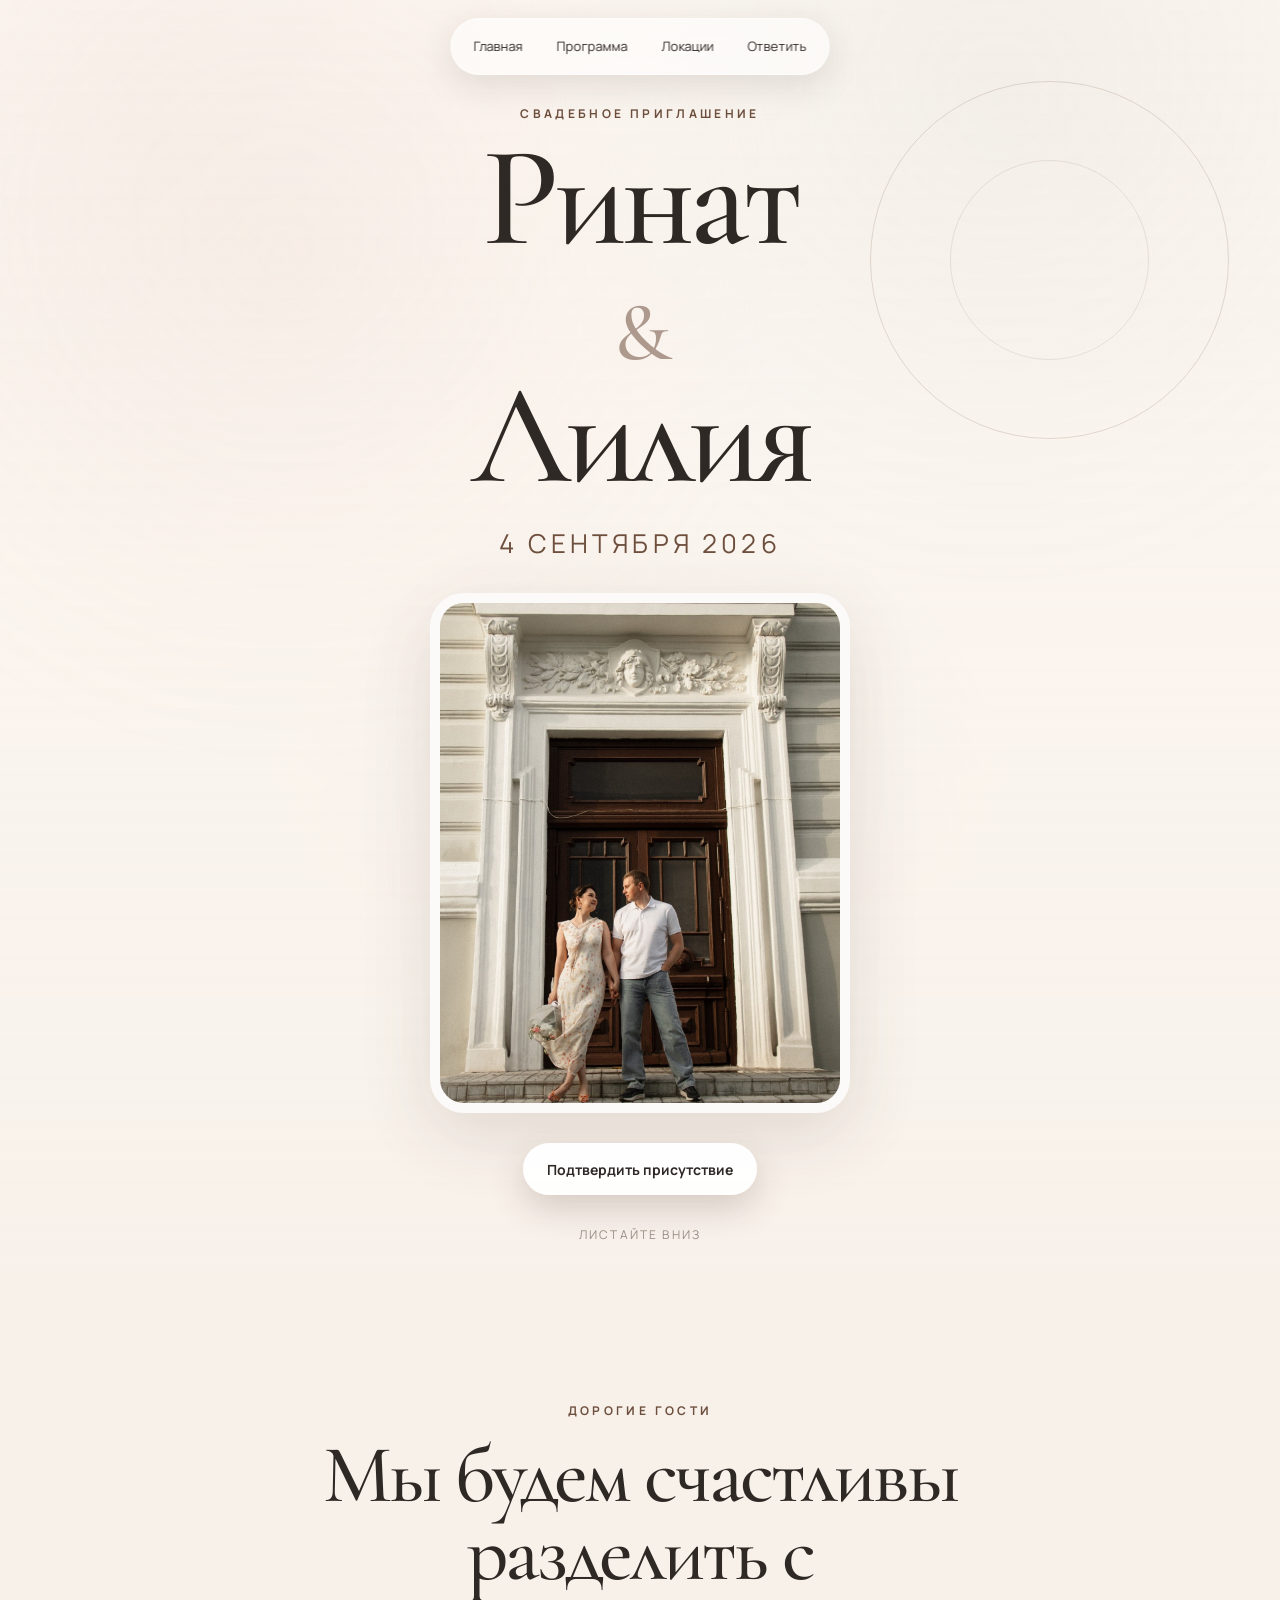
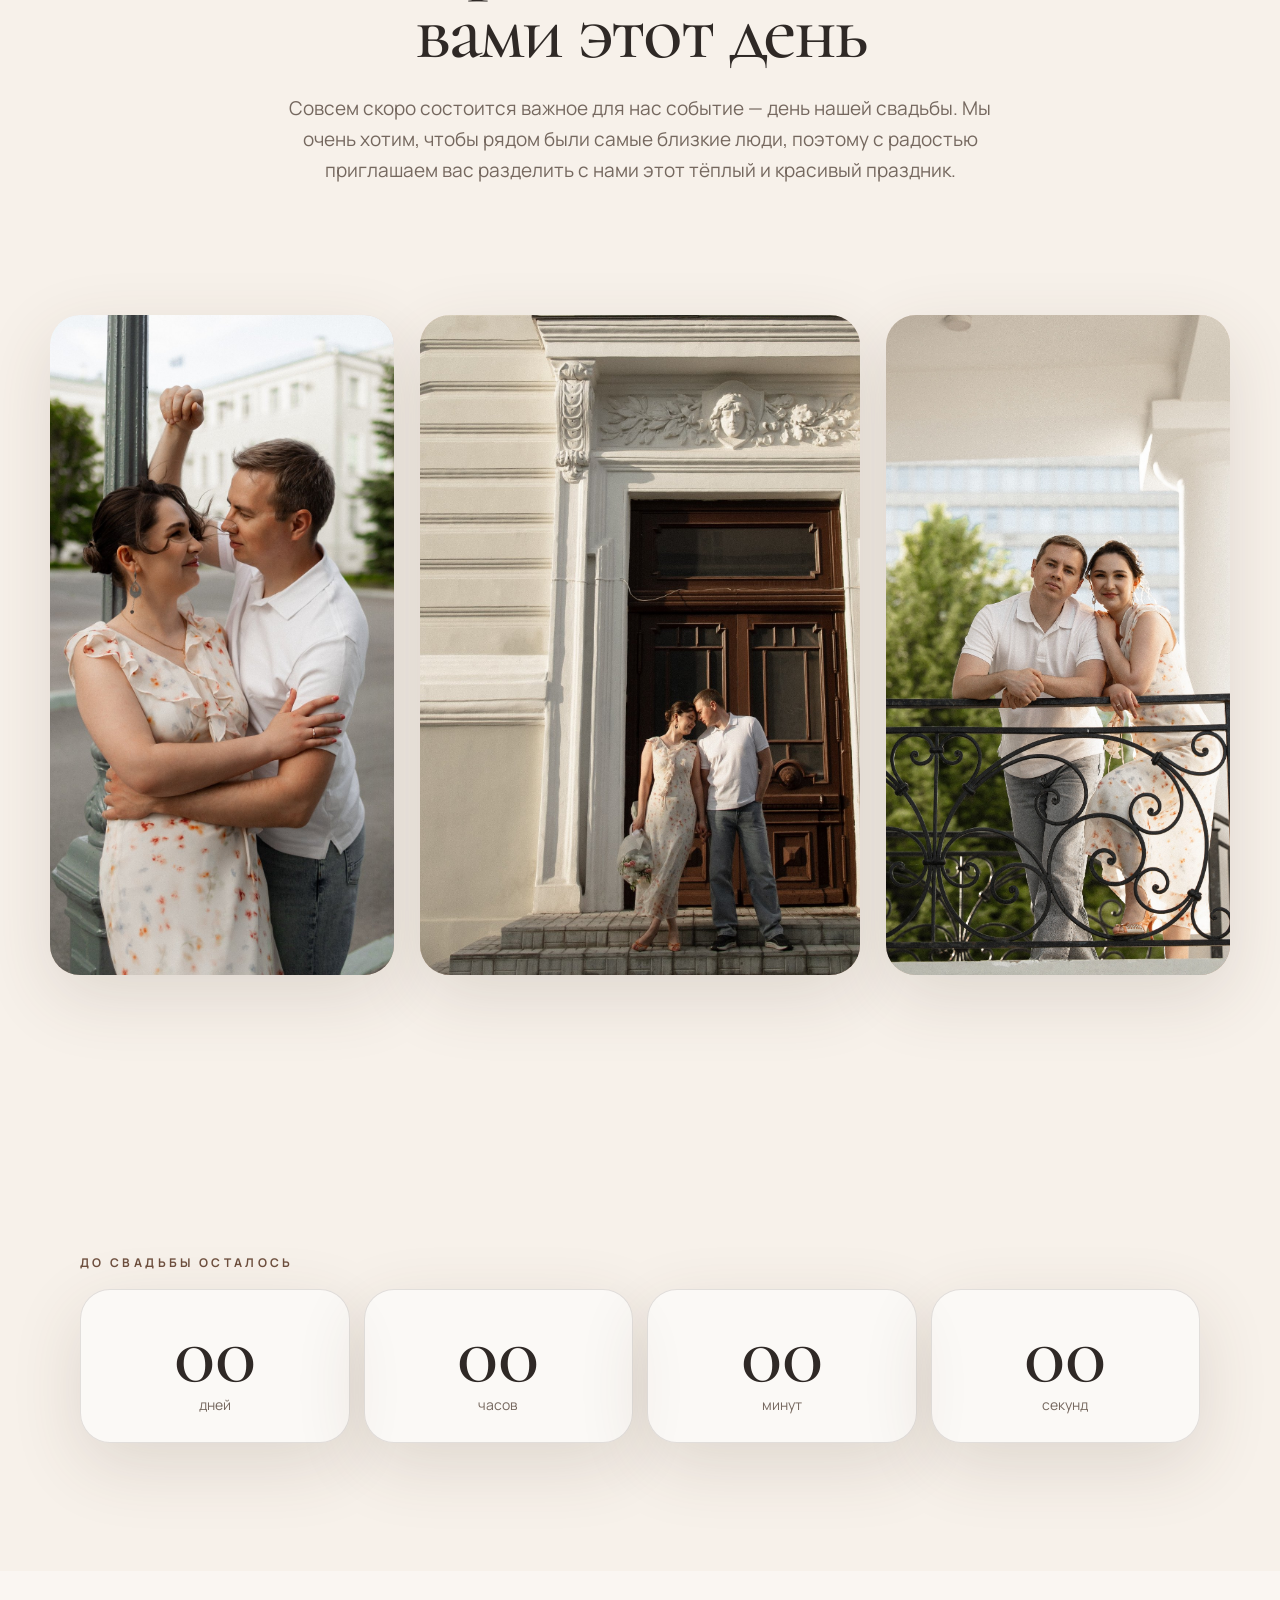
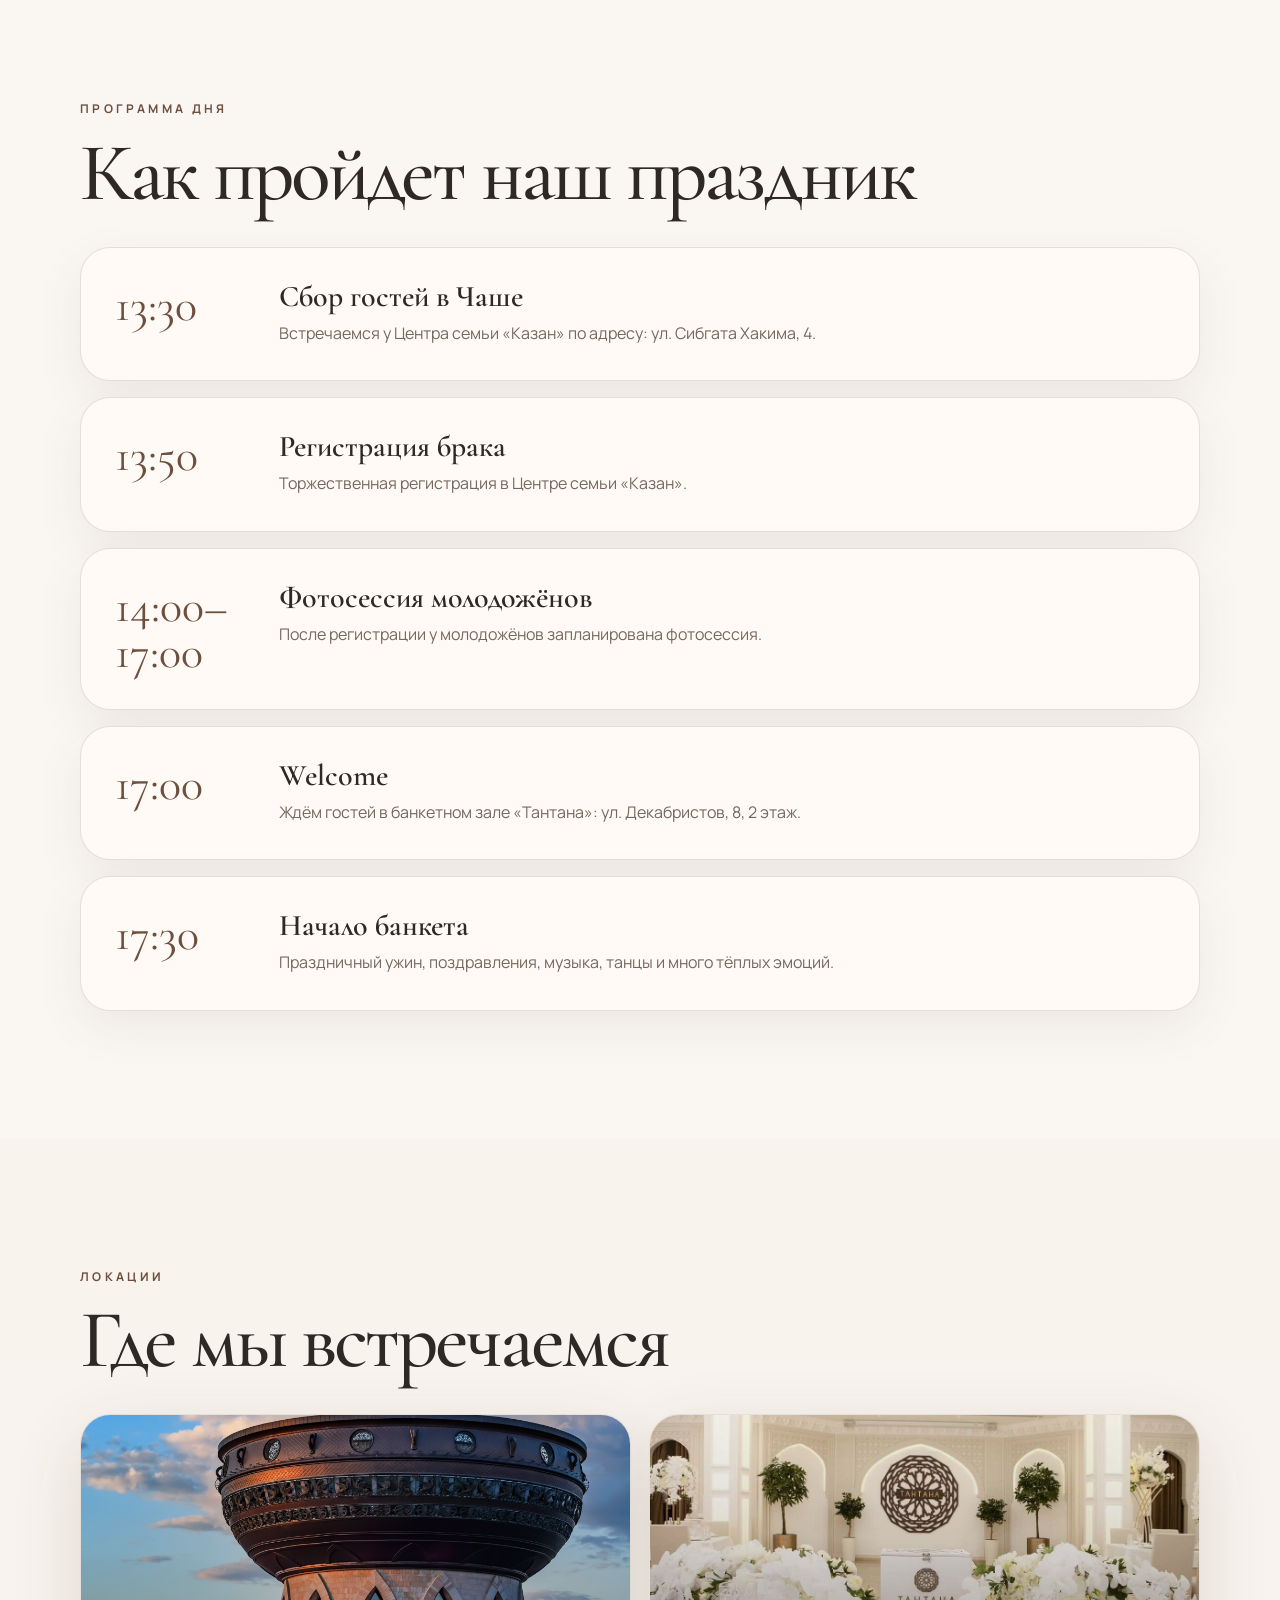
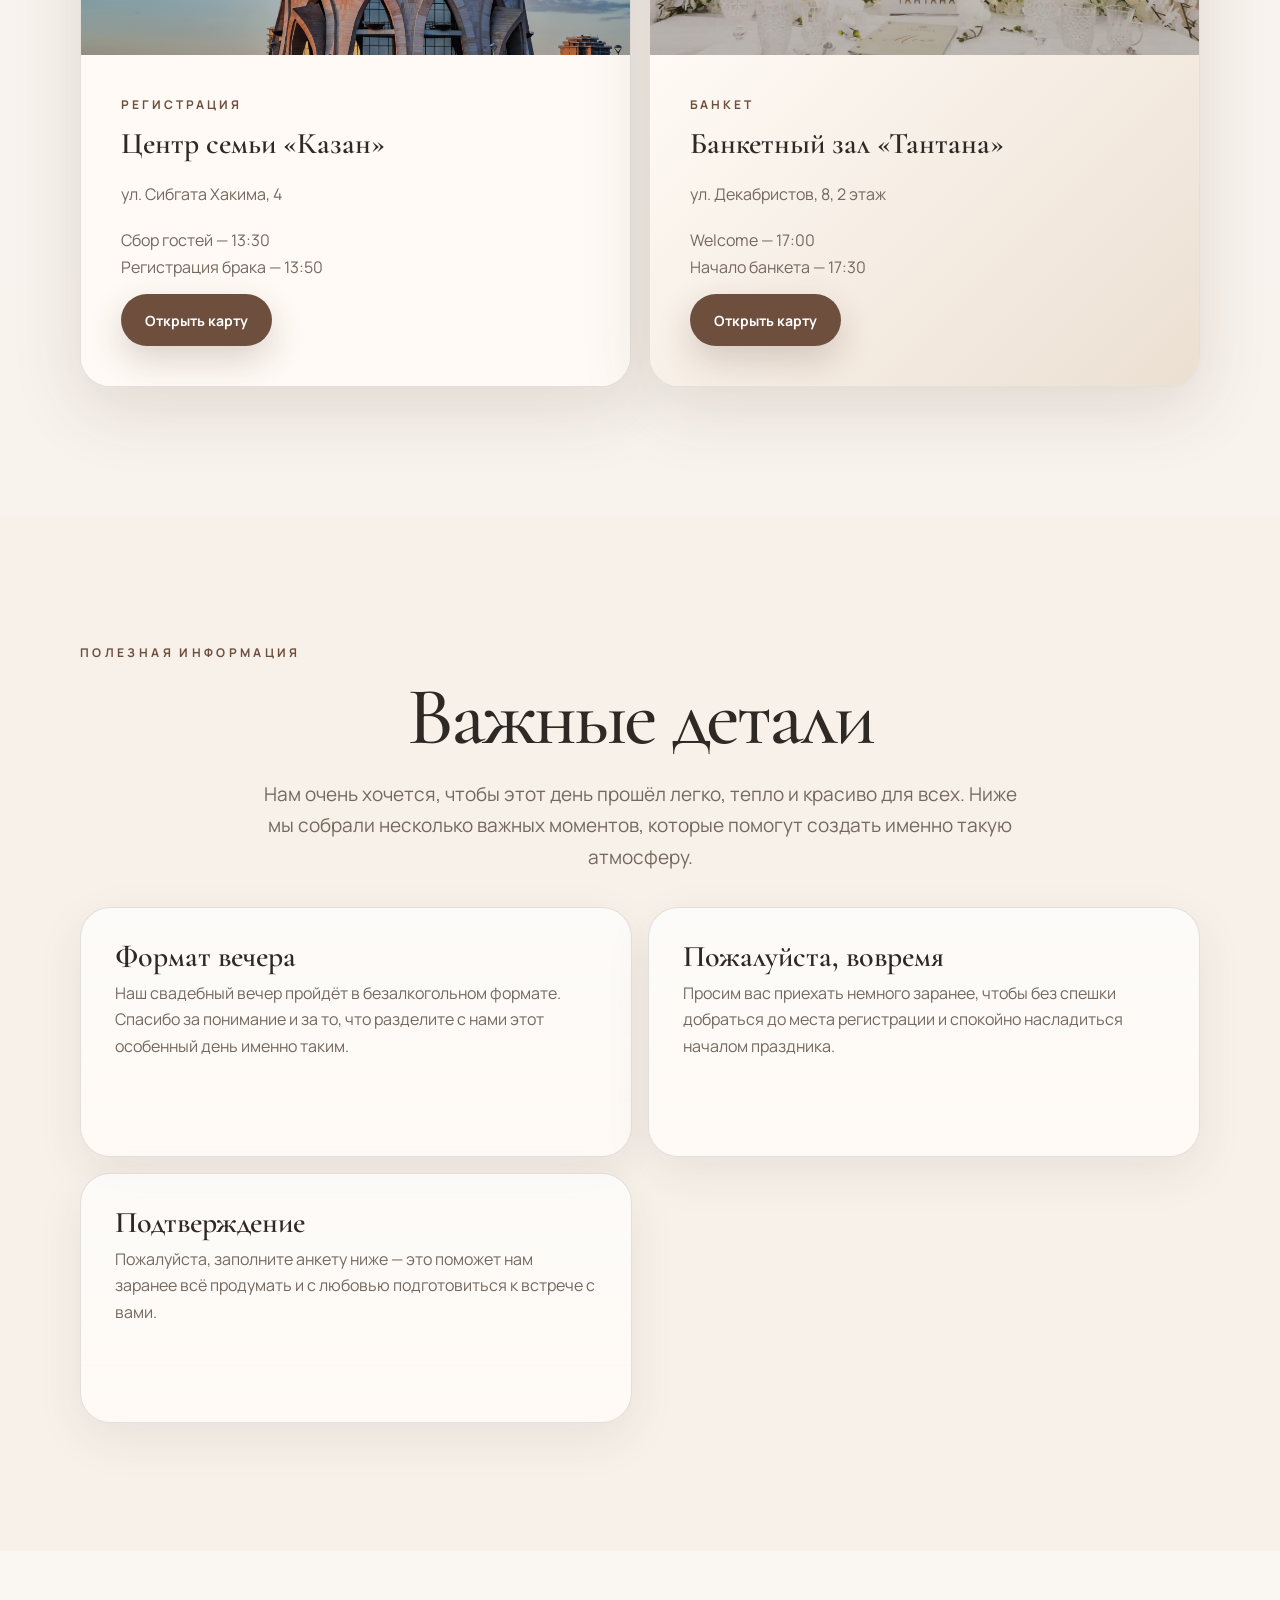
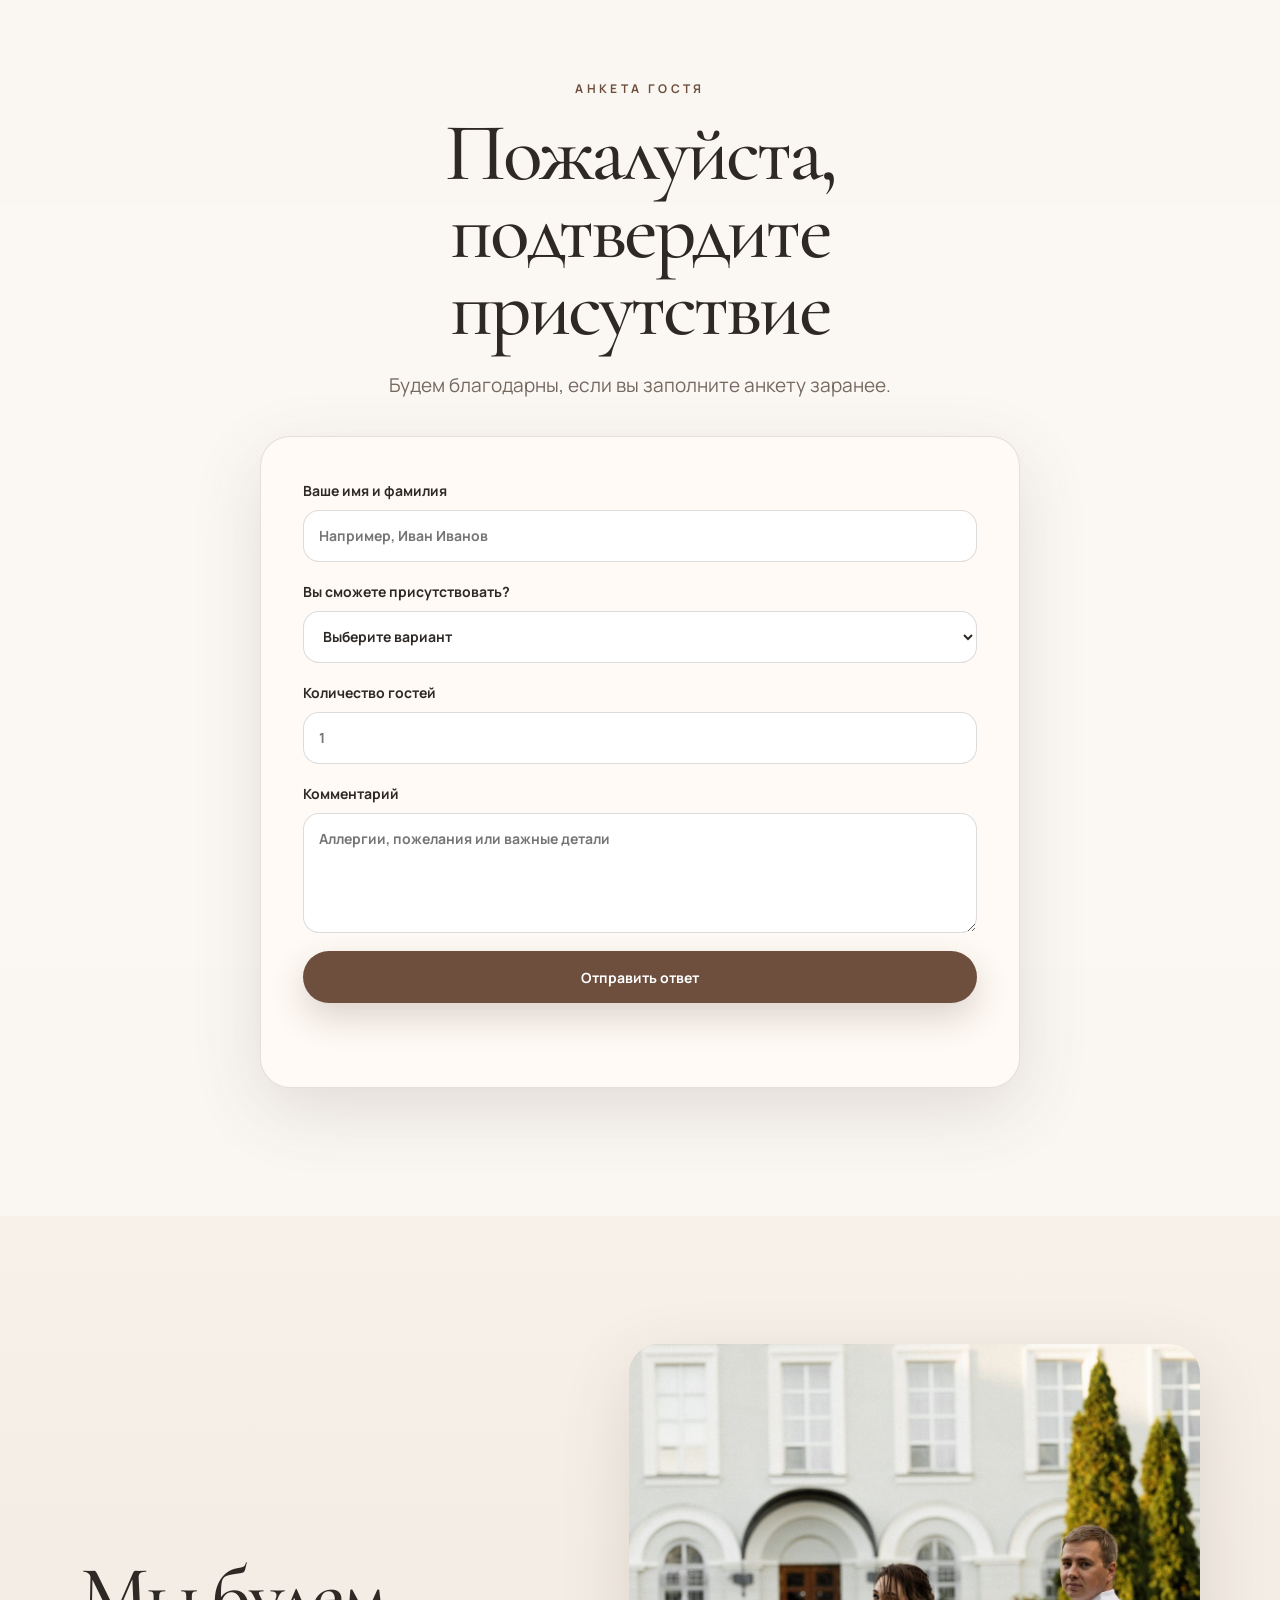
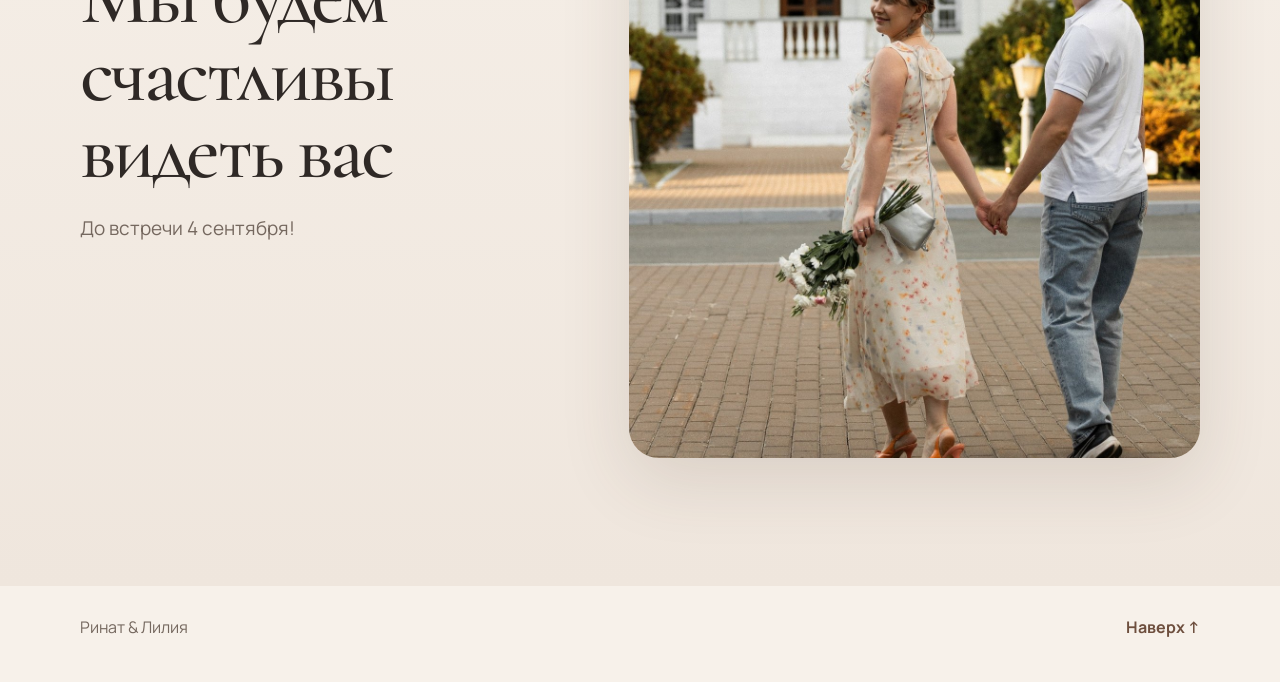
<file: index.html>
<!DOCTYPE html>
<html lang="ru">
<head>
  <meta charset="UTF-8" />
  <meta name="viewport" content="width=device-width, initial-scale=1.0" />
  <meta name="description" content="Свадебное приглашение Рината и Лилии — 4 сентября 2026" />
  <title>Ринат & Лилия — свадебное приглашение</title>
  <link rel="preconnect" href="https://fonts.googleapis.com">
  <link rel="preconnect" href="https://fonts.gstatic.com" crossorigin>
  <link href="https://fonts.googleapis.com/css2?family=Cormorant+Garamond:wght@400;500;600;700&family=Manrope:wght@300;400;500;600;700&display=swap" rel="stylesheet">
  <link rel="stylesheet" href="styles.css" />
</head>
<body>
  <div class="page-loader" id="pageLoader" aria-hidden="true">
    <div class="loader-mark">♡</div>
  </div>

  <header class="hero" id="top">
    <nav class="nav" aria-label="Навигация по приглашению">
      <a href="#top">Главная</a>
      <a href="#schedule">Программа</a>
      <a href="#place">Локации</a>
      <a href="#rsvp">Ответить</a>
    </nav>

    <div class="hero__ornament" aria-hidden="true"></div>
    <div class="hero__content reveal">
      <p class="eyebrow">Свадебное приглашение</p>
      <h1><span id="groomName">Ринат</span><br><span class="ampersand">&</span><br><span id="brideName">Лилия</span></h1>
      <p class="hero__date" id="weddingDateText">4 сентября 2026</p>

      <figure class="hero__photo">
        <img src="assets/hero.jpg" alt="Ринат и Лилия" loading="eager">
      </figure>

      <a class="button button--light" href="#rsvp">Подтвердить присутствие</a>
    </div>

    <div class="scroll-hint" aria-hidden="true">листайте вниз</div>
  </header>

  <main>
    <section class="section intro">
      <div class="container container--narrow reveal">
        <p class="section-kicker">Дорогие гости</p>
        <h2>Мы будем счастливы разделить с вами этот день</h2>
        <p id="introText">Совсем скоро состоится важное для нас событие — день нашей свадьбы. Мы очень хотим, чтобы рядом были самые близкие люди, поэтому с радостью приглашаем вас разделить с нами этот тёплый и красивый праздник.</p>
      </div>
    </section>

    <section class="section photo-strip" aria-label="Фотографии пары">
      <div class="photo-strip__item photo-strip__item--one reveal">
        <img src="assets/gallery-1.jpg" alt="Фотография Рината и Лилии">
      </div>
      <div class="photo-strip__item photo-strip__item--two reveal">
        <img src="assets/gallery-2.jpg" alt="Фотография Рината и Лилии">
      </div>
      <div class="photo-strip__item photo-strip__item--three reveal">
        <img src="assets/gallery-3.jpg" alt="Фотография Рината и Лилии">
      </div>
    </section>

    <section class="section countdown-section">
      <div class="container reveal">
        <p class="section-kicker">До свадьбы осталось</p>
        <div class="countdown" id="countdown" aria-live="polite">
          <div><strong id="days">00</strong><span>дней</span></div>
          <div><strong id="hours">00</strong><span>часов</span></div>
          <div><strong id="minutes">00</strong><span>минут</span></div>
          <div><strong id="seconds">00</strong><span>секунд</span></div>
        </div>
      </div>
    </section>

    <section class="section schedule" id="schedule">
      <div class="container reveal">
        <p class="section-kicker">Программа дня</p>
        <h2>Как пройдет наш праздник</h2>
        <div class="timeline" id="timeline">
          <article class="timeline__item">
            <time>13:30</time>
            <div>
              <h3>Сбор гостей в Чаше</h3>
              <p>Встречаемся у Центра семьи «Казан» по адресу: ул. Сибгата Хакима, 4.</p>
            </div>
          </article>
          <article class="timeline__item">
            <time>13:50</time>
            <div>
              <h3>Регистрация брака</h3>
              <p>Торжественная регистрация в Центре семьи «Казан».</p>
            </div>
          </article>
          <article class="timeline__item">
            <time>14:00–17:00</time>
            <div>
              <h3>Фотосессия молодожёнов</h3>
              <p>После регистрации у молодожёнов запланирована фотосессия.</p>
            </div>
          </article>
          <article class="timeline__item">
            <time>17:00</time>
            <div>
              <h3>Welcome</h3>
              <p>Ждём гостей в банкетном зале «Тантана»: ул. Декабристов, 8, 2 этаж.</p>
            </div>
          </article>
          <article class="timeline__item">
            <time>17:30</time>
            <div>
              <h3>Начало банкета</h3>
              <p>Праздничный ужин, поздравления, музыка, танцы и много тёплых эмоций.</p>
            </div>
          </article>
        </div>
      </div>
    </section>

    <section class="section place" id="place">
      <div class="container reveal">
        <p class="section-kicker">Локации</p>
        <h2>Где мы встречаемся</h2>
        <div class="location-grid">
          <article class="location-card location-card--image">
            <div class="location-card__media">
              <img src="assets/location-chasha.jpg" alt="Центр семьи «Казань»">
            </div>
            <div class="location-card__body">
              <span class="location-card__label">Регистрация</span>
              <h3>Центр семьи «Казан»</h3>
              <p>ул. Сибгата Хакима, 4</p>
              <p class="location-card__note">Сбор гостей — 13:30<br>Регистрация брака — 13:50</p>
              <a class="button" href="https://yandex.ru/maps/?text=%D0%9A%D0%B0%D0%B7%D0%B0%D0%BD%D1%8C%2C%20%D0%A1%D0%B8%D0%B1%D0%B3%D0%B0%D1%82%D0%B0%20%D0%A5%D0%B0%D0%BA%D0%B8%D0%BC%D0%B0%204%2C%20%D0%A6%D0%B5%D0%BD%D1%82%D1%80%20%D1%81%D0%B5%D0%BC%D1%8C%D0%B8%20%D0%9A%D0%B0%D0%B7%D0%B0%D0%BD%D1%8C" target="_blank" rel="noopener">Открыть карту</a>
            </div>
          </article>
          <article class="location-card location-card--image location-card--accent">
            <div class="location-card__media">
              <img src="assets/location-tantana.jpg" alt="Банкетный зал Тантана">
            </div>
            <div class="location-card__body">
              <span class="location-card__label">Банкет</span>
              <h3>Банкетный зал «Тантана»</h3>
              <p>ул. Декабристов, 8, 2 этаж</p>
              <p class="location-card__note">Welcome — 17:00<br>Начало банкета — 17:30</p>
              <a class="button" href="https://yandex.ru/maps/?text=%D0%9A%D0%B0%D0%B7%D0%B0%D0%BD%D1%8C%2C%20%D0%94%D0%B5%D0%BA%D0%B0%D0%B1%D1%80%D0%B8%D1%81%D1%82%D0%BE%D0%B2%208%2C%20%D0%A2%D0%B0%D0%BD%D1%82%D0%B0%D0%BD%D0%B0" target="_blank" rel="noopener">Открыть карту</a>
            </div>
          </article>
        </div>
      </div>
    </section>

    <section class="section details">
      <div class="container reveal">
        <p class="section-kicker">Полезная информация</p>
        <h2 style="text-align: center;">Важные детали</h2>
        <p class="details__lead">Нам очень хочется, чтобы этот день прошёл легко, тепло и красиво для всех. Ниже мы собрали несколько важных моментов, которые помогут создать именно такую атмосферу.</p>
        <div class="cards" id="detailsCards">
          <article class="card">
            <h3>Формат вечера</h3>
            <p>Наш свадебный вечер пройдёт в безалкогольном формате. Спасибо за понимание и за то, что разделите с нами этот особенный день именно таким.</p>
          </article>
          <article class="card">
            <h3>Пожалуйста, вовремя</h3>
            <p>Просим вас приехать немного заранее, чтобы без спешки добраться до места регистрации и спокойно насладиться началом праздника.</p>
          </article>
          <article class="card">
            <h3>Подтверждение</h3>
            <p>Пожалуйста, заполните анкету ниже — это поможет нам заранее всё продумать и с любовью подготовиться к встрече с вами.</p>
          </article>
        </div>
      </div>
    </section>

    <section class="section rsvp" id="rsvp">
      <div class="container container--narrow reveal">
        <p class="section-kicker">Анкета гостя</p>
        <h2>Пожалуйста, подтвердите присутствие</h2>
        <p class="rsvp__lead" id="rsvpDeadline">Будем благодарны, если вы заполните анкету заранее.</p>

        <form class="form" id="rsvpForm">
          <label>
            Ваше имя и фамилия
            <input type="text" name="guest_name" placeholder="Например, Иван Иванов" required />
          </label>

          <label>
            Вы сможете присутствовать?
            <select name="attendance" required>
              <option value="" selected disabled>Выберите вариант</option>
              <option value="Да, буду">Да, буду</option>
              <option value="Буду с парой">Буду с парой</option>
              <option value="К сожалению, не смогу">К сожалению, не смогу</option>
              <option value="Отвечу позже">Отвечу позже</option>
            </select>
          </label>

          <label>
            Количество гостей
            <input type="number" name="guest_count" min="1" max="10" placeholder="1" />
          </label>


          <label>
            Комментарий
            <textarea name="comment" rows="4" placeholder="Аллергии, пожелания или важные детали"></textarea>
          </label>

          <input type="hidden" name="page" value="Ринат и Лилия — свадебное приглашение" />
          <button class="button" type="submit">Отправить ответ</button>
          <p class="form__message" id="formMessage" role="status"></p>
        </form>
      </div>
    </section>

    <section class="section final-section">
      <div class="container final-grid reveal">
        <div>
          <p class="section-kicker"></p>
          <h2>Мы будем счастливы видеть вас</h2>
          <p>До встречи 4 сентября!</p>
        </div>
        <figure class="final-photo">
          <img src="assets/final.jpg" alt="Ринат и Лилия — до встречи">
        </figure>
      </div>
    </section>
  </main>

  <footer class="footer">
    <p><span id="footerNames">Ринат & Лилия</span></p>
    <a href="#top">Наверх ↑</a>
  </footer>

  <script src="script.js"></script>
</body>
</html>
</file>
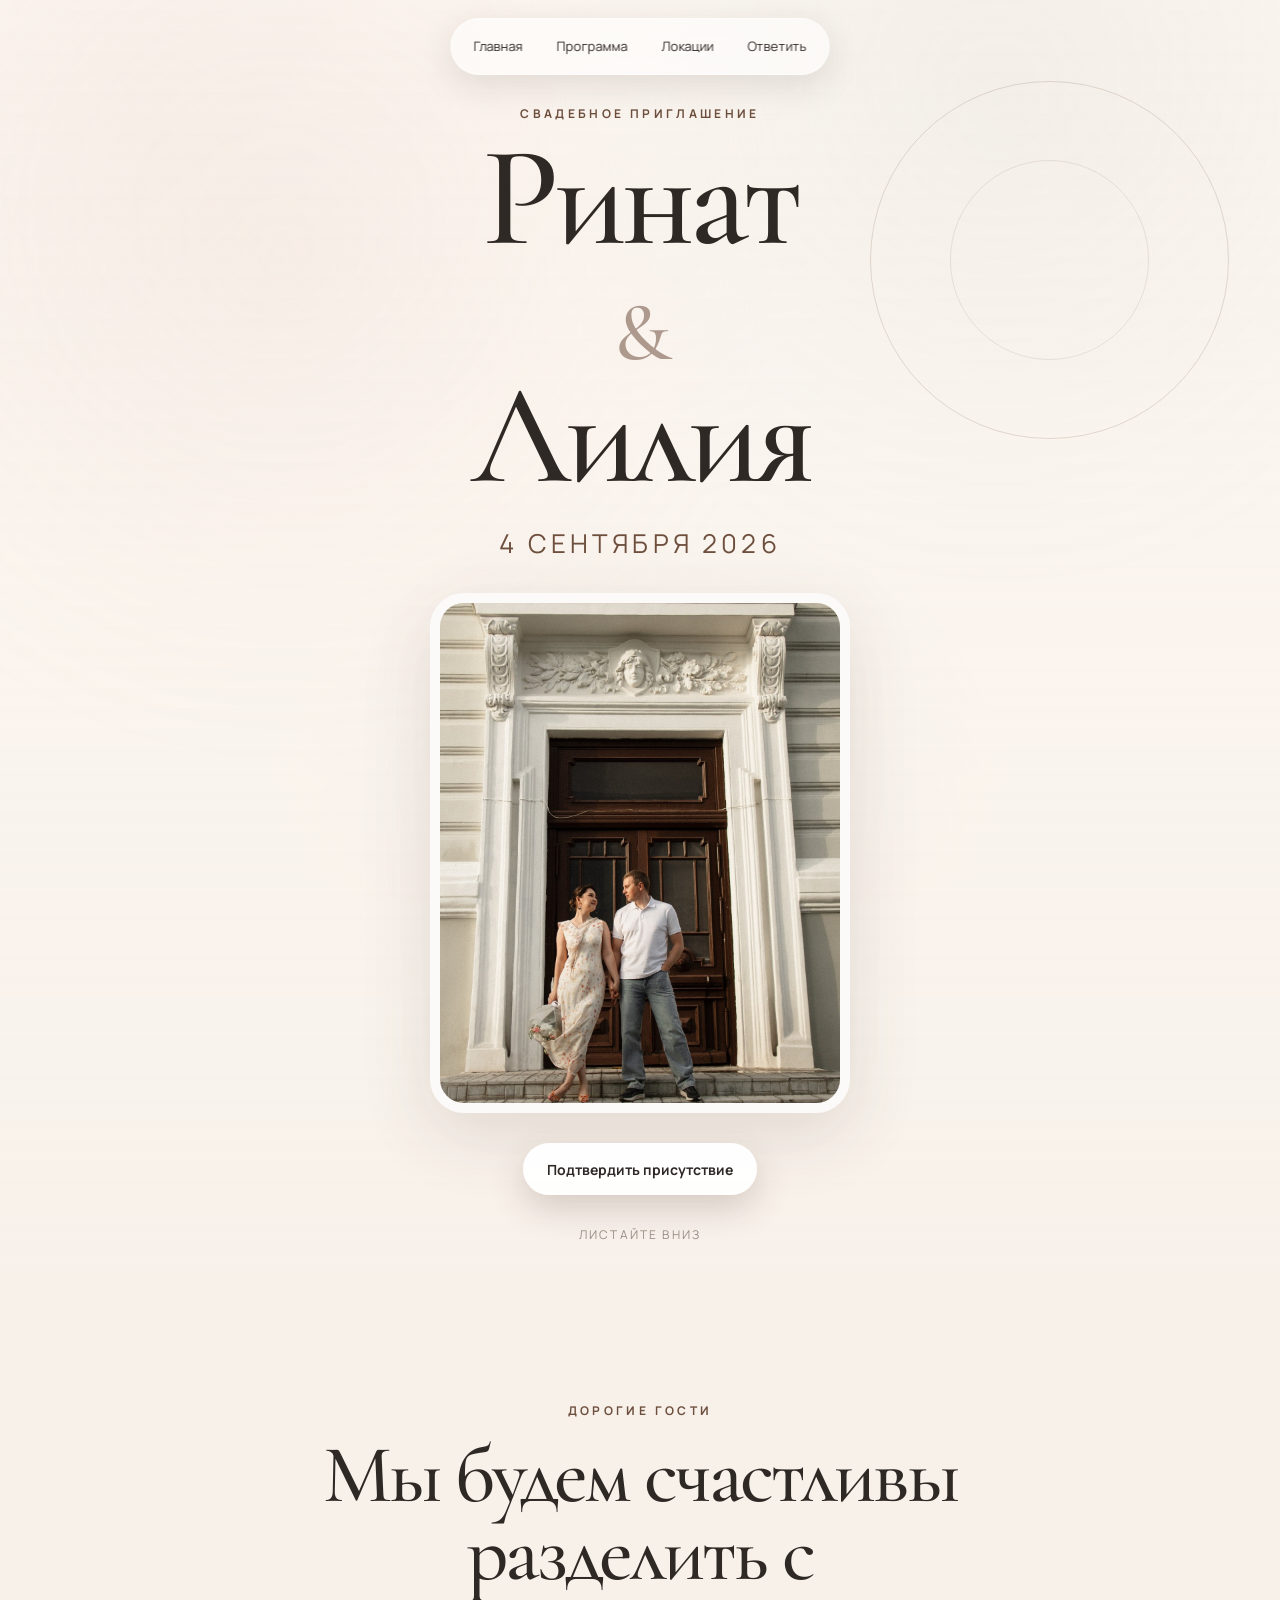
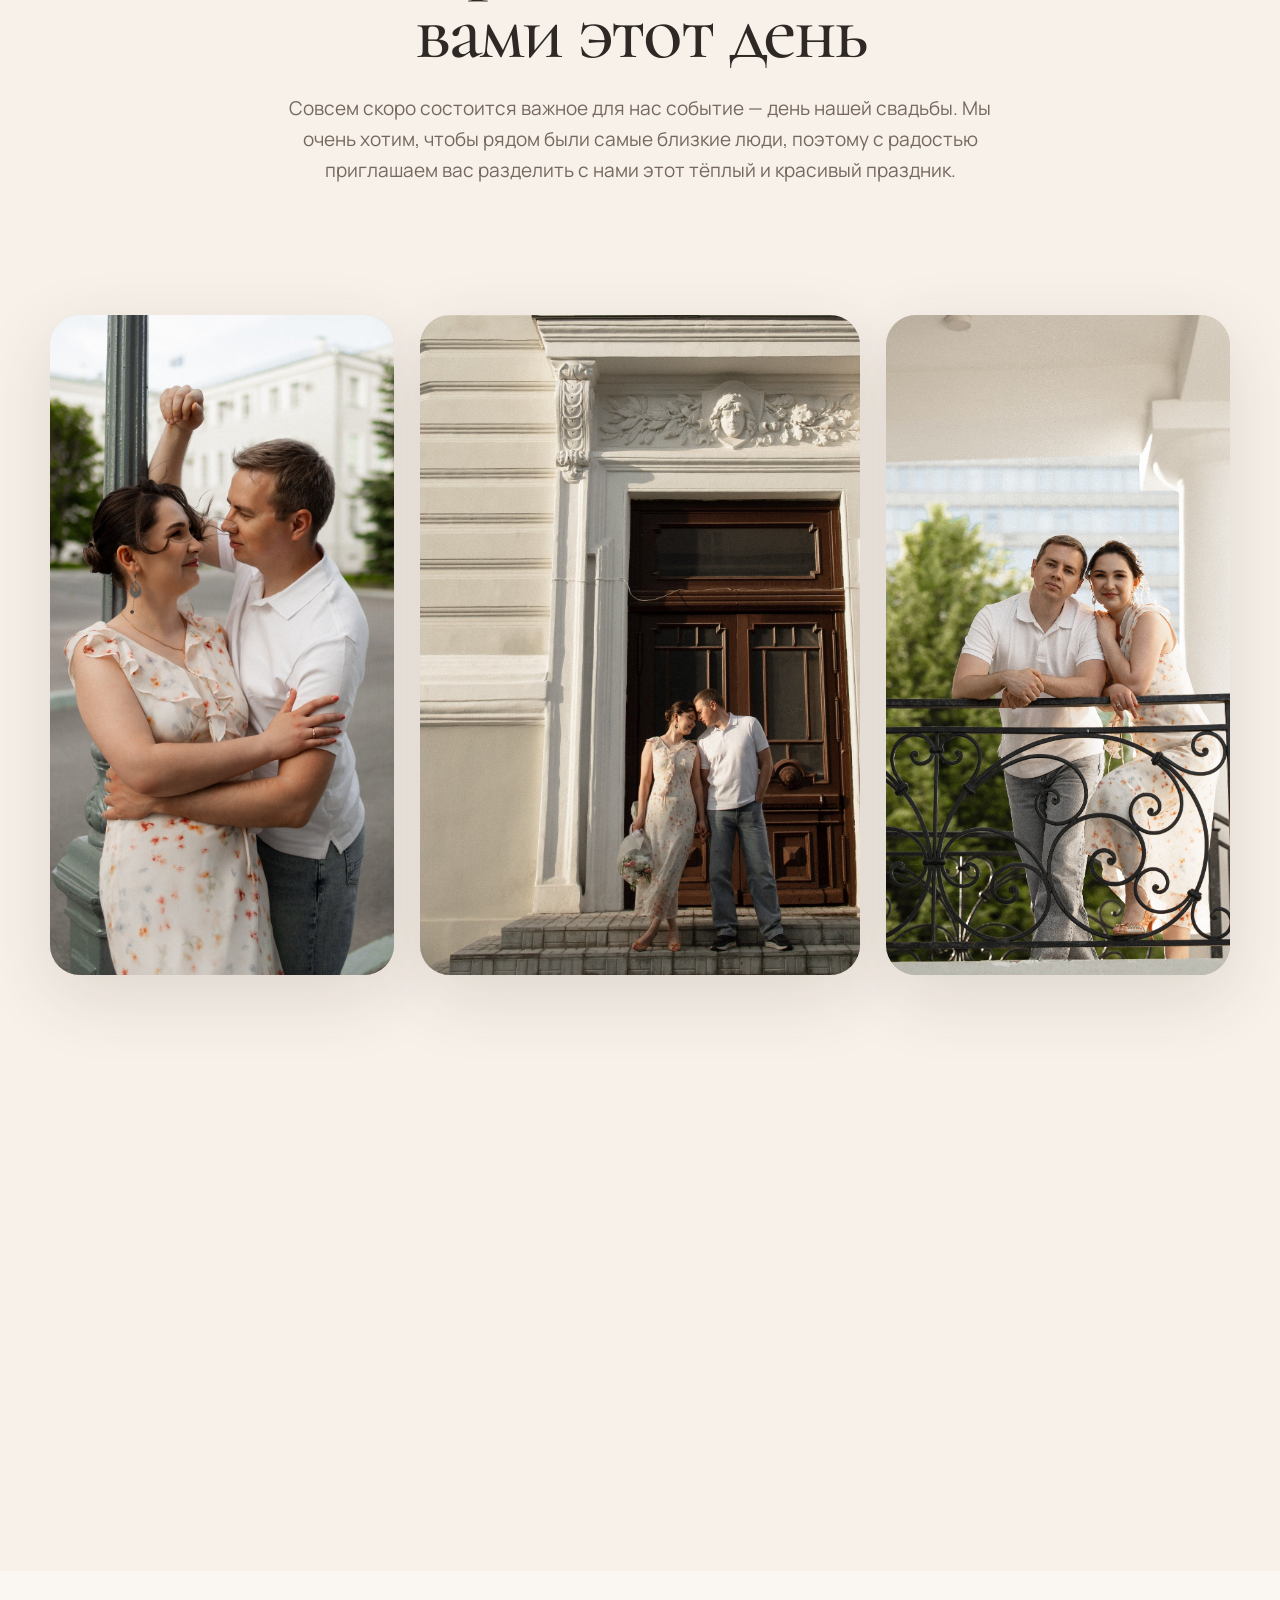
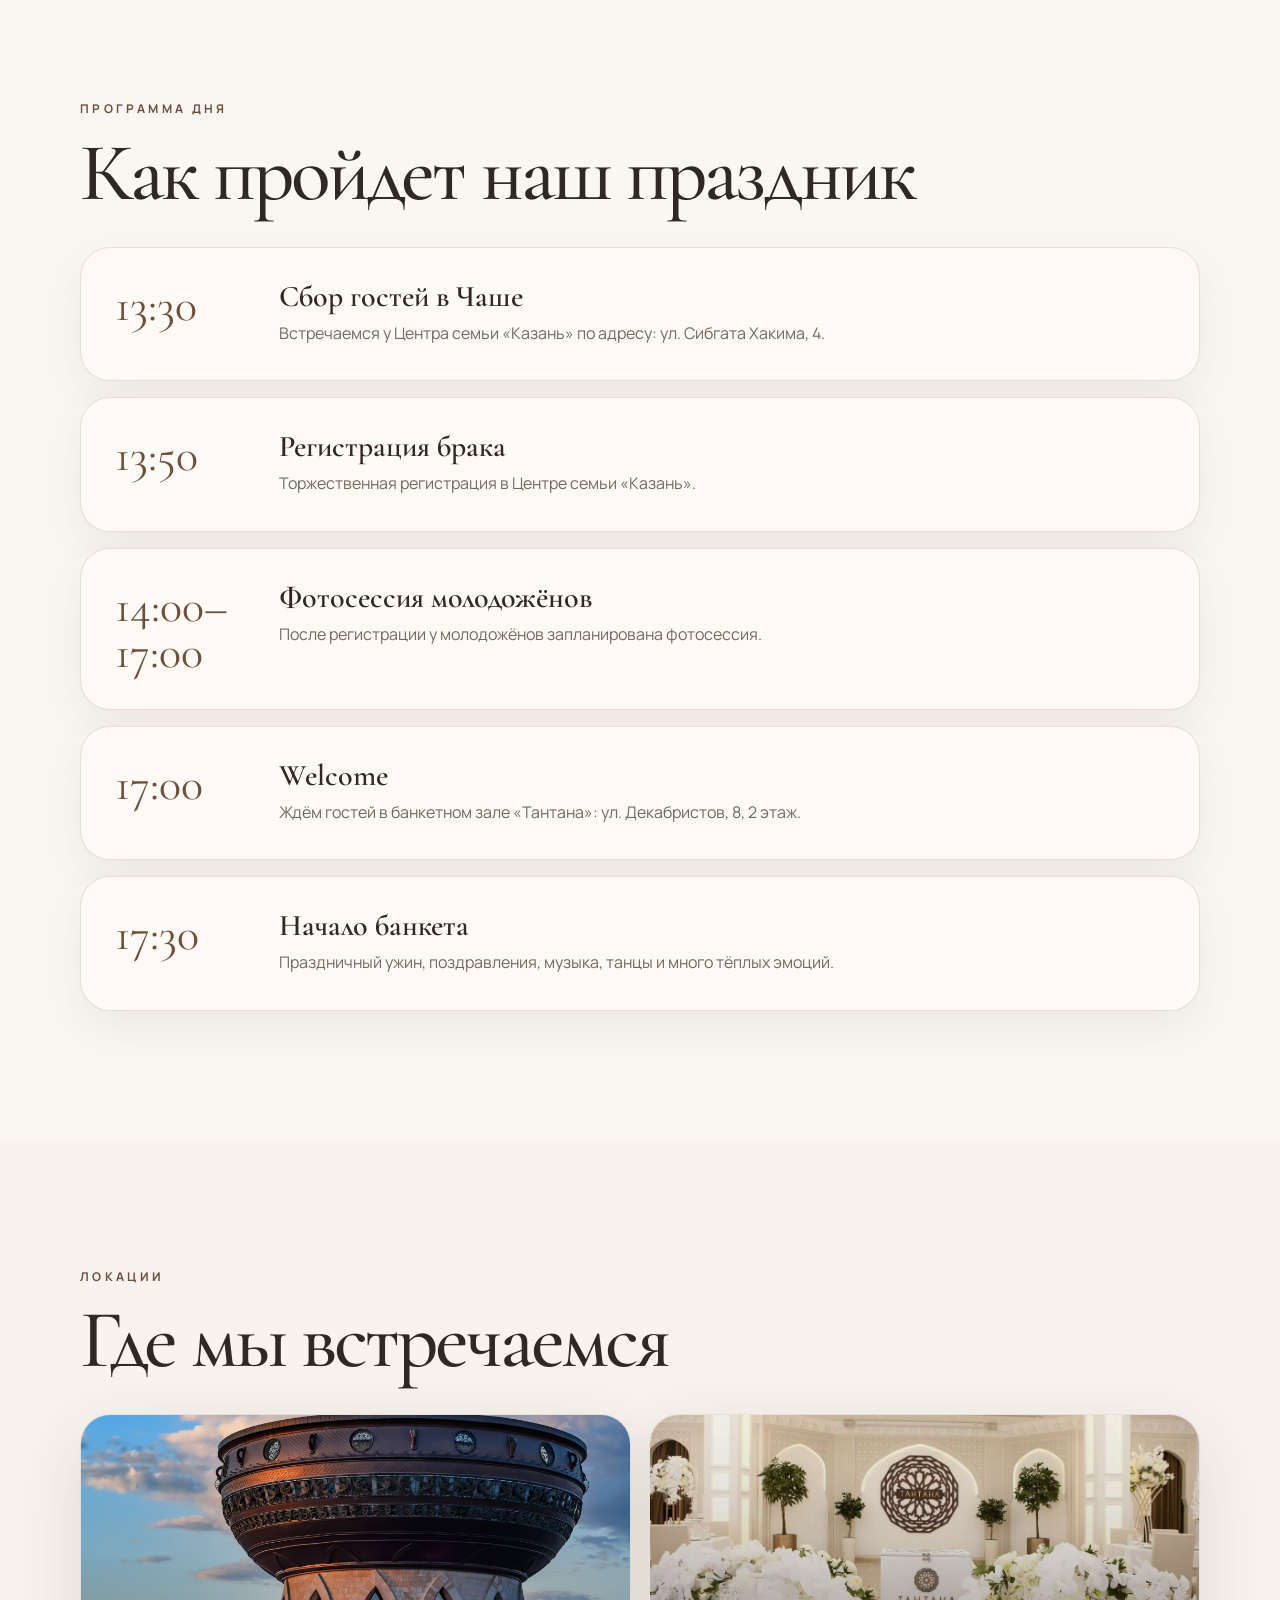
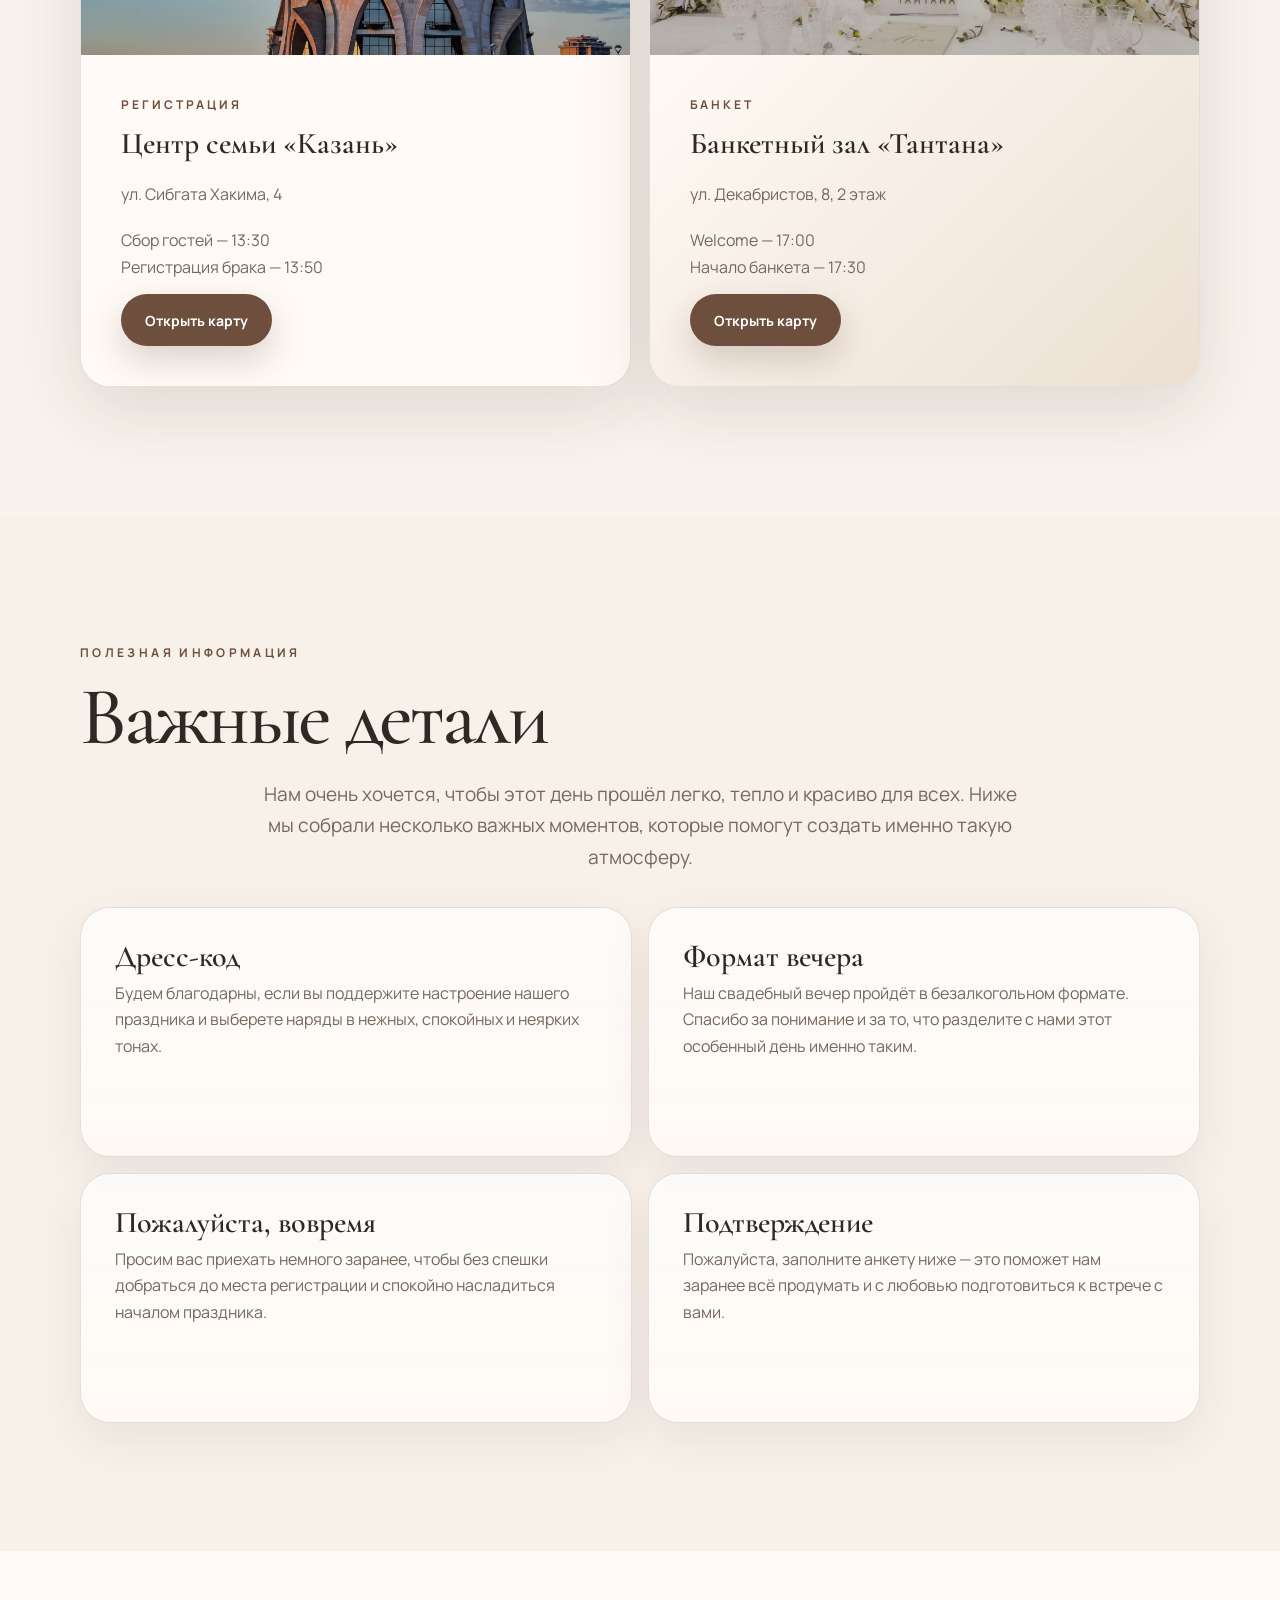
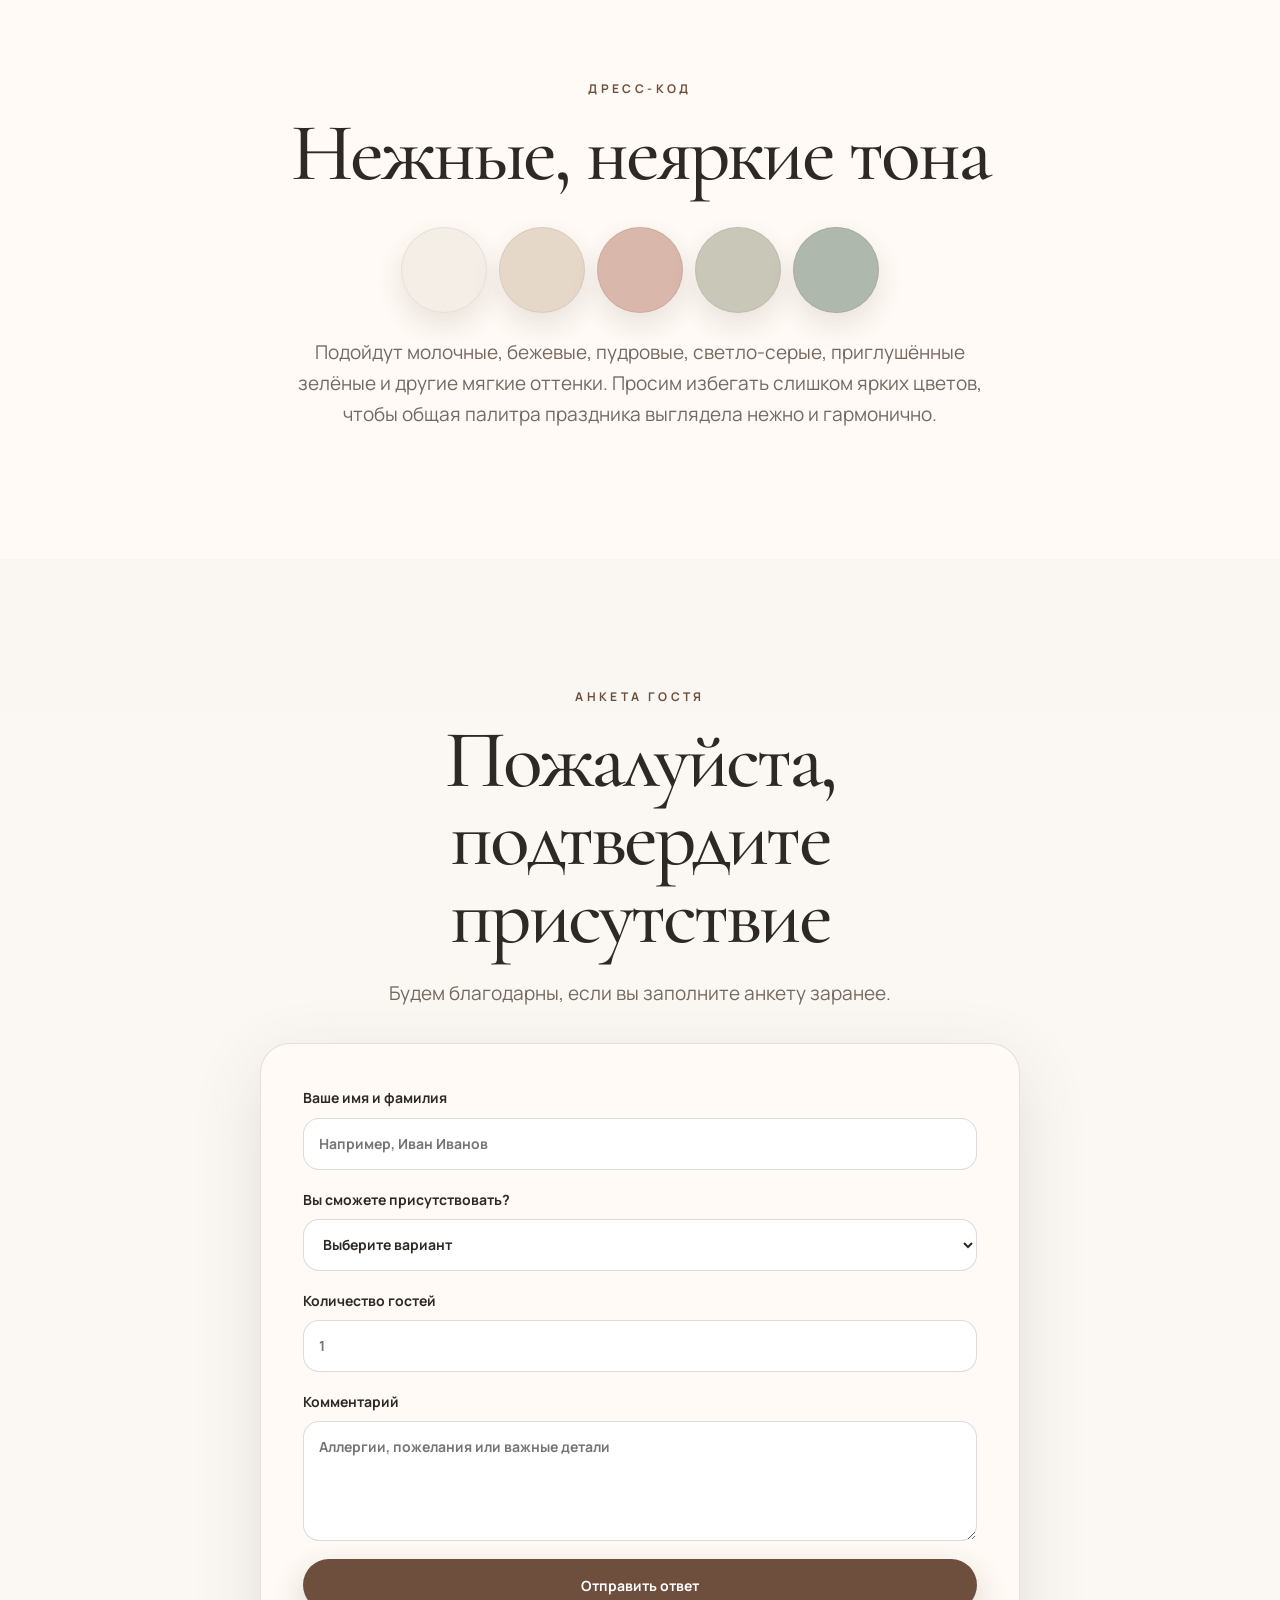
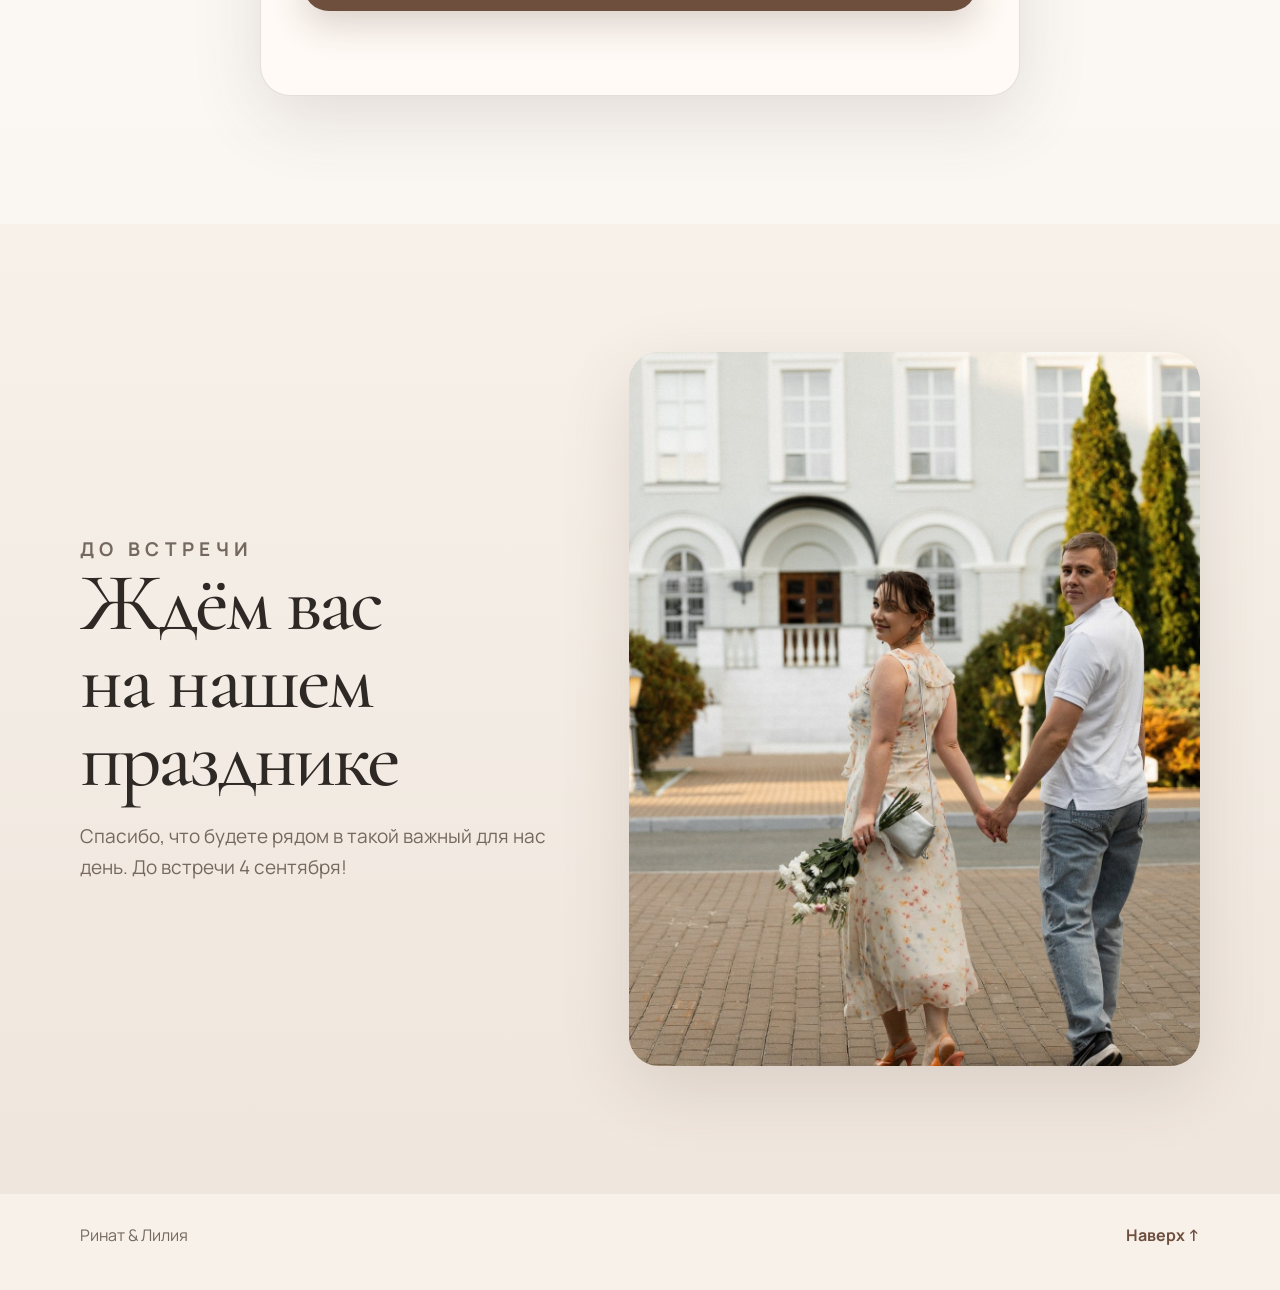
<file: index-standalone.html>
<!DOCTYPE html>
<html lang="ru">
<head>
  <meta charset="UTF-8" />
  <meta name="viewport" content="width=device-width, initial-scale=1.0" />
  <meta name="description" content="Свадебное приглашение Рината и Лилии — 4 сентября 2026" />
  <title>Ринат & Лилия — свадебное приглашение</title>
  <link rel="preconnect" href="https://fonts.googleapis.com">
  <link rel="preconnect" href="https://fonts.gstatic.com" crossorigin>
  <link href="https://fonts.googleapis.com/css2?family=Cormorant+Garamond:wght@400;500;600;700&family=Manrope:wght@300;400;500;600;700&display=swap" rel="stylesheet">
  <style>
:root {
  --bg: #f7f1ea;
  --bg-soft: #fffaf5;
  --text: #2f2926;
  --muted: #75685f;
  --accent: #a77c61;
  --accent-dark: #6e4f3e;
  --line: rgba(47, 41, 38, .13);
  --white: #fff;
  --shadow: 0 22px 70px rgba(80, 55, 42, .14);
  --radius: 30px;
}

* { box-sizing: border-box; }
html { scroll-behavior: smooth; }
body {
  margin: 0;
  font-family: 'Manrope', Arial, sans-serif;
  color: var(--text);
  background: var(--bg);
  line-height: 1.65;
  overflow-x: hidden;
}

body::before {
  content: "";
  position: fixed;
  inset: 0;
  pointer-events: none;
  background:
    radial-gradient(circle at 12% 16%, rgba(167,124,97,.16), transparent 32%),
    radial-gradient(circle at 82% 8%, rgba(215,193,168,.23), transparent 30%),
    radial-gradient(circle at 50% 95%, rgba(167,124,97,.11), transparent 36%);
  z-index: -2;
}

a { color: inherit; text-decoration: none; }
img { display: block; max-width: 100%; }

.page-loader {
  position: fixed;
  inset: 0;
  z-index: 100;
  display: grid;
  place-items: center;
  background: var(--bg);
  transition: opacity .45s ease, visibility .45s ease;
}
.page-loader.is-hidden { opacity: 0; visibility: hidden; }
.loader-mark {
  font-family: 'Cormorant Garamond', serif;
  font-size: clamp(42px, 8vw, 86px);
  color: var(--accent);
  animation: pulse 1.4s ease-in-out infinite;
}
@keyframes pulse { 0%, 100% { transform: scale(1); opacity: .65; } 50% { transform: scale(1.08); opacity: 1; } }

.nav {
  position: fixed;
  top: 18px;
  left: 50%;
  transform: translateX(-50%);
  z-index: 10;
  display: flex;
  gap: 6px;
  padding: 8px;
  border: 1px solid rgba(255,255,255,.58);
  border-radius: 999px;
  background: rgba(255,255,255,.56);
  box-shadow: 0 10px 35px rgba(52, 36, 29, .12);
  backdrop-filter: blur(18px);
}
.nav a {
  padding: 9px 14px;
  border-radius: 999px;
  font-size: 13px;
  color: var(--text);
  transition: background .25s ease, color .25s ease;
}
.nav a:hover { background: var(--accent); color: var(--white); }

.hero {
  position: relative;
  min-height: 100svh;
  display: grid;
  place-items: center;
  overflow: hidden;
  isolation: isolate;
  background:
    linear-gradient(180deg, rgba(255,250,245,.68), rgba(247,241,234,.92)),
    radial-gradient(circle at 22% 20%, rgba(215,183,170,.45), transparent 36%),
    radial-gradient(circle at 78% 8%, rgba(174,184,173,.35), transparent 32%);
}
.hero__ornament {
  position: absolute;
  inset: 9vh 4vw auto auto;
  width: clamp(170px, 28vw, 420px);
  aspect-ratio: 1;
  border: 1px solid rgba(110,79,62,.18);
  border-radius: 50%;
  z-index: -1;
}
.hero__ornament::after {
  content: "";
  position: absolute;
  inset: 22%;
  border: 1px solid rgba(110,79,62,.12);
  border-radius: 50%;
}
.hero__content {
  width: min(900px, calc(100% - 36px));
  padding: 104px 0 78px;
  text-align: center;
}
.eyebrow,
.section-kicker {
  margin: 0 0 16px;
  font-size: 12px;
  font-weight: 700;
  letter-spacing: .28em;
  text-transform: uppercase;
}
.eyebrow { color: var(--accent-dark); }
.hero h1 {
  margin: 0;
  font-family: 'Cormorant Garamond', serif;
  font-size: clamp(58px, 12vw, 142px);
  font-weight: 500;
  line-height: .82;
  letter-spacing: -.04em;
  text-wrap: balance;
}
.ampersand {
  display: inline-block;
  margin: .08em 0 .04em;
  color: rgba(110,79,62,.55);
  font-size: .58em;
  line-height: 1;
}
.hero__date {
  margin: 28px 0 28px;
  font-size: clamp(17px, 3vw, 26px);
  letter-spacing: .16em;
  text-transform: uppercase;
  color: var(--accent-dark);
}
.hero__photo {
  width: min(420px, 82vw);
  margin: 0 auto 30px;
  overflow: hidden;
  border: 10px solid rgba(255,255,255,.86);
  border-radius: 34px;
  box-shadow: var(--shadow);
  background: #e8d9cd;
}
.hero__photo img {
  width: 100%;
  aspect-ratio: 4 / 5;
  object-fit: cover;
  object-position: 50% 64%;
}
.scroll-hint {
  position: absolute;
  bottom: 28px;
  left: 50%;
  transform: translateX(-50%);
  font-size: 12px;
  letter-spacing: .18em;
  text-transform: uppercase;
  color: var(--muted);
  opacity: .72;
}

.button {
  display: inline-flex;
  align-items: center;
  justify-content: center;
  min-height: 52px;
  padding: 14px 24px;
  border: 0;
  border-radius: 999px;
  background: var(--accent-dark);
  color: var(--white);
  font-family: inherit;
  font-size: 14px;
  font-weight: 700;
  cursor: pointer;
  box-shadow: 0 14px 35px rgba(79, 50, 37, .2);
  transition: transform .22s ease, box-shadow .22s ease, background .22s ease;
}
.button:hover { transform: translateY(-2px); box-shadow: 0 18px 42px rgba(79, 50, 37, .28); background: var(--accent); }
.button--light { background: rgba(255,255,255,.94); color: var(--text); }
.button--light:hover { color: var(--white); }

.section { padding: clamp(70px, 10vw, 130px) 0; }
.container {
  width: min(1120px, calc(100% - 36px));
  margin: 0 auto;
}
.container--narrow { width: min(760px, calc(100% - 36px)); text-align: center; }
h2 {
  margin: 0 0 22px;
  font-family: 'Cormorant Garamond', serif;
  font-size: clamp(38px, 7vw, 82px);
  font-weight: 500;
  line-height: .95;
  letter-spacing: -.035em;
  text-wrap: balance;
}
.section-kicker { color: var(--accent-dark); }
.intro p:not(.section-kicker), .dress-code__text, .rsvp__lead, .final-section p {
  margin: 0 auto;
  max-width: 720px;
  color: var(--muted);
  font-size: clamp(16px, 2vw, 19px);
}

.photo-strip {
  display: grid;
  grid-template-columns: 1fr 1.28fr 1fr;
  gap: clamp(14px, 2vw, 26px);
  width: min(1180px, calc(100% - 36px));
  margin: 0 auto;
  padding-top: 0;
}
.photo-strip__item {
  position: relative;
  min-height: clamp(320px, 44vw, 560px);
  overflow: hidden;
  border-radius: var(--radius);
  box-shadow: var(--shadow);
  background: linear-gradient(135deg, #efe1d3, #c2a08b);
}
.photo-strip__item--two { transform: translateY(36px); }
.photo-strip__item img {
  width: 100%;
  height: 100%;
  object-fit: cover;
}
.photo-strip__item--one img { object-position: 50% 42%; }
.photo-strip__item--two img { object-position: 50% 54%; }
.photo-strip__item--three img { object-position: 50% 50%; }

.countdown-section { padding-top: clamp(100px, 12vw, 150px); }
.countdown {
  display: grid;
  grid-template-columns: repeat(4, 1fr);
  gap: 14px;
}
.countdown div {
  min-height: 154px;
  display: grid;
  place-items: center;
  align-content: center;
  border: 1px solid var(--line);
  border-radius: var(--radius);
  background: rgba(255,255,255,.55);
  box-shadow: var(--shadow);
}
.countdown strong {
  font-family: 'Cormorant Garamond', serif;
  font-size: clamp(42px, 8vw, 86px);
  font-weight: 500;
  line-height: .9;
}
.countdown span { color: var(--muted); font-size: 14px; }

.schedule { background: rgba(255,255,255,.38); }
.timeline {
  display: grid;
  gap: 16px;
  margin-top: 34px;
}
.timeline__item {
  display: grid;
  grid-template-columns: 140px 1fr;
  gap: 24px;
  padding: clamp(20px, 4vw, 34px);
  border: 1px solid var(--line);
  border-radius: var(--radius);
  background: var(--bg-soft);
  box-shadow: 0 16px 48px rgba(80, 55, 42, .08);
}
.timeline time {
  font-family: 'Cormorant Garamond', serif;
  font-size: clamp(34px, 5vw, 46px);
  line-height: 1;
  color: var(--accent-dark);
}
h3 {
  margin: 0 0 8px;
  font-family: 'Cormorant Garamond', serif;
  font-size: 30px;
  font-weight: 600;
  line-height: 1;
}
.timeline p, .card p, .location-card p { margin: 0; color: var(--muted); }

.place { background: rgba(255,255,255,.16); }
.location-grid {
  display: grid;
  grid-template-columns: repeat(2, 1fr);
  gap: 18px;
  margin-top: 34px;
}
.location-card {
  overflow: hidden;
  border: 1px solid var(--line);
  border-radius: var(--radius);
  background: var(--bg-soft);
  box-shadow: var(--shadow);
}
.location-card__media {
  position: relative;
  height: 240px;
  overflow: hidden;
}
.location-card__media::after {
  content: "";
  position: absolute;
  inset: 0;
  background: linear-gradient(180deg, rgba(30,22,18,.06), rgba(30,22,18,.22));
}
.location-card__media img {
  width: 100%;
  height: 100%;
  object-fit: cover;
  transition: transform .45s ease;
}
.location-card:hover .location-card__media img { transform: scale(1.04); }
.location-card__body {
  display: flex;
  flex-direction: column;
  align-items: flex-start;
  gap: 14px;
  padding: clamp(24px, 4vw, 40px);
  background:
    linear-gradient(180deg, rgba(255,250,245,.95), rgba(255,250,245,.98));
}
.location-card--accent .location-card__body {
  background:
    linear-gradient(135deg, rgba(255,250,245,.96), rgba(230,216,200,.78));
}
.location-card__label {
  font-size: 12px;
  font-weight: 700;
  letter-spacing: .25em;
  text-transform: uppercase;
  color: var(--accent-dark);
}
.location-card__note { padding-top: 6px; }

.details__lead {
  max-width: 760px;
  margin: 0 auto;
  color: var(--muted);
  font-size: clamp(16px, 2vw, 19px);
  text-align: center;
}
.cards {
  display: grid;
  grid-template-columns: repeat(2, 1fr);
  gap: 16px;
  margin-top: 34px;
}
.card {
  min-height: 250px;
  padding: clamp(22px, 3vw, 34px);
  border: 1px solid var(--line);
  border-radius: var(--radius);
  background: linear-gradient(180deg, rgba(255,255,255,.68), rgba(255,250,245,.92));
  box-shadow: 0 16px 48px rgba(80, 55, 42, .08);
}

.dress-code {
  text-align: center;
  background: var(--bg-soft);
}
.palette {
  display: flex;
  justify-content: center;
  gap: 12px;
  flex-wrap: wrap;
  margin: 34px 0 24px;
}
.palette span {
  width: clamp(52px, 9vw, 86px);
  aspect-ratio: 1;
  border-radius: 50%;
  background: var(--color);
  box-shadow: inset 0 0 0 1px rgba(0,0,0,.06), 0 12px 28px rgba(70, 48, 38, .12);
}

.rsvp { background: rgba(255,255,255,.44); }
.form {
  display: grid;
  gap: 18px;
  margin-top: 34px;
  padding: clamp(22px, 4vw, 42px);
  border: 1px solid var(--line);
  border-radius: var(--radius);
  background: var(--bg-soft);
  box-shadow: var(--shadow);
  text-align: left;
}
label, legend {
  display: grid;
  gap: 8px;
  font-size: 14px;
  font-weight: 700;
  color: var(--text);
}
input, select, textarea {
  width: 100%;
  min-height: 52px;
  padding: 13px 15px;
  border: 1px solid rgba(47,41,38,.16);
  border-radius: 16px;
  background: var(--white);
  color: var(--text);
  font: inherit;
  outline: none;
  transition: border .22s ease, box-shadow .22s ease;
}
textarea { resize: vertical; }
input:focus, select:focus, textarea:focus {
  border-color: var(--accent);
  box-shadow: 0 0 0 4px rgba(167,124,97,.14);
}
fieldset {
  margin: 0;
  padding: 18px;
  border: 1px solid rgba(47,41,38,.16);
  border-radius: 18px;
}
.checkbox {
  display: flex;
  align-items: center;
  gap: 10px;
  margin-top: 10px;
  font-weight: 500;
  color: var(--muted);
}
.checkbox input { width: 18px; min-height: 18px; accent-color: var(--accent-dark); }
.form__message {
  min-height: 24px;
  margin: 0;
  color: var(--accent-dark);
  font-weight: 700;
}
.form__message.is-error { color: #9d3d32; }

.final-section {
  background: linear-gradient(180deg, var(--bg), #efe6dd);
}
.final-grid {
  display: grid;
  grid-template-columns: .85fr 1fr;
  gap: clamp(24px, 5vw, 70px);
  align-items: center;
}
.final-grid > div { max-width: 520px; }
.final-grid p { margin-left: 0; }
.final-photo {
  margin: 0;
  overflow: hidden;
  border-radius: var(--radius);
  box-shadow: var(--shadow);
  background: #e6d8c8;
}
.final-photo img {
  width: 100%;
  aspect-ratio: 4 / 5;
  object-fit: cover;
  object-position: 50% 58%;
}

.footer {
  display: flex;
  justify-content: space-between;
  gap: 18px;
  width: min(1120px, calc(100% - 36px));
  margin: 0 auto;
  padding: 28px 0 42px;
  color: var(--muted);
}
.footer p { margin: 0; }
.footer a { color: var(--accent-dark); font-weight: 700; }

.reveal {
  opacity: 0;
  transform: translateY(26px);
  transition: opacity .8s ease, transform .8s ease;
}
.reveal.is-visible { opacity: 1; transform: translateY(0); }

@media (max-width: 860px) {
  .nav {
    width: calc(100% - 22px);
    justify-content: space-between;
    top: 10px;
    overflow-x: auto;
  }
  .nav a { white-space: nowrap; padding: 8px 10px; font-size: 12px; }
  .hero__content { width: min(100% - 24px, 720px); padding-top: 88px; }
  .photo-strip { grid-template-columns: 1fr; }
  .photo-strip__item { min-height: 420px; }
  .photo-strip__item--two { transform: none; }
  .countdown { grid-template-columns: repeat(2, 1fr); }
  .timeline__item { grid-template-columns: 1fr; gap: 12px; }
  .location-grid, .cards, .final-grid { grid-template-columns: 1fr; }
  .final-grid > div { max-width: none; text-align: center; }
  .final-grid p { margin-left: auto; }
}

@media (max-width: 520px) {
  .section { padding: 64px 0; }
  .hero h1 { font-size: clamp(54px, 18vw, 82px); }
  .hero__date { letter-spacing: .08em; }
  .hero__photo { width: min(330px, 86vw); border-width: 7px; border-radius: 26px; }
  .button { width: 100%; }
  .countdown { gap: 10px; }
  .countdown div { min-height: 118px; border-radius: 22px; }
  .timeline time { font-size: 36px; }
  .photo-strip__item { min-height: 360px; border-radius: 24px; }
  .location-card, .card, .form { border-radius: 24px; }
  .location-card__media { height: 200px; }
  .footer { flex-direction: column; text-align: center; }
}

</style>
</head>
<body>
  <div class="page-loader" id="pageLoader" aria-hidden="true">
    <div class="loader-mark">♡</div>
  </div>

  <header class="hero" id="top">
    <nav class="nav" aria-label="Навигация по приглашению">
      <a href="#top">Главная</a>
      <a href="#schedule">Программа</a>
      <a href="#place">Локации</a>
      <a href="#rsvp">Ответить</a>
    </nav>

    <div class="hero__ornament" aria-hidden="true"></div>
    <div class="hero__content reveal">
      <p class="eyebrow">Свадебное приглашение</p>
      <h1><span id="groomName">Ринат</span><br><span class="ampersand">&</span><br><span id="brideName">Лилия</span></h1>
      <p class="hero__date" id="weddingDateText">4 сентября 2026</p>

      <figure class="hero__photo">
        <img src="assets/hero.jpg" alt="Ринат и Лилия" loading="eager">
      </figure>

      <a class="button button--light" href="#rsvp">Подтвердить присутствие</a>
    </div>

    <div class="scroll-hint" aria-hidden="true">листайте вниз</div>
  </header>

  <main>
    <section class="section intro">
      <div class="container container--narrow reveal">
        <p class="section-kicker">Дорогие гости</p>
        <h2>Мы будем счастливы разделить с вами этот день</h2>
        <p id="introText">Совсем скоро состоится важное для нас событие — день нашей свадьбы. Мы очень хотим, чтобы рядом были самые близкие люди, поэтому с радостью приглашаем вас разделить с нами этот тёплый и красивый праздник.</p>
      </div>
    </section>

    <section class="section photo-strip" aria-label="Фотографии пары">
      <div class="photo-strip__item photo-strip__item--one reveal">
        <img src="assets/gallery-1.jpg" alt="Фотография Рината и Лилии">
      </div>
      <div class="photo-strip__item photo-strip__item--two reveal">
        <img src="assets/gallery-2.jpg" alt="Фотография Рината и Лилии">
      </div>
      <div class="photo-strip__item photo-strip__item--three reveal">
        <img src="assets/gallery-3.jpg" alt="Фотография Рината и Лилии">
      </div>
    </section>

    <section class="section countdown-section">
      <div class="container reveal">
        <p class="section-kicker">До свадьбы осталось</p>
        <div class="countdown" id="countdown" aria-live="polite">
          <div><strong id="days">00</strong><span>дней</span></div>
          <div><strong id="hours">00</strong><span>часов</span></div>
          <div><strong id="minutes">00</strong><span>минут</span></div>
          <div><strong id="seconds">00</strong><span>секунд</span></div>
        </div>
      </div>
    </section>

    <section class="section schedule" id="schedule">
      <div class="container reveal">
        <p class="section-kicker">Программа дня</p>
        <h2>Как пройдет наш праздник</h2>
        <div class="timeline" id="timeline">
          <article class="timeline__item">
            <time>13:30</time>
            <div>
              <h3>Сбор гостей в Чаше</h3>
              <p>Встречаемся у Центра семьи «Казань» по адресу: ул. Сибгата Хакима, 4.</p>
            </div>
          </article>
          <article class="timeline__item">
            <time>13:50</time>
            <div>
              <h3>Регистрация брака</h3>
              <p>Торжественная регистрация в Центре семьи «Казань».</p>
            </div>
          </article>
          <article class="timeline__item">
            <time>14:00–17:00</time>
            <div>
              <h3>Фотосессия молодожёнов</h3>
              <p>После регистрации у молодожёнов запланирована фотосессия.</p>
            </div>
          </article>
          <article class="timeline__item">
            <time>17:00</time>
            <div>
              <h3>Welcome</h3>
              <p>Ждём гостей в банкетном зале «Тантана»: ул. Декабристов, 8, 2 этаж.</p>
            </div>
          </article>
          <article class="timeline__item">
            <time>17:30</time>
            <div>
              <h3>Начало банкета</h3>
              <p>Праздничный ужин, поздравления, музыка, танцы и много тёплых эмоций.</p>
            </div>
          </article>
        </div>
      </div>
    </section>

    <section class="section place" id="place">
      <div class="container reveal">
        <p class="section-kicker">Локации</p>
        <h2>Где мы встречаемся</h2>
        <div class="location-grid">
          <article class="location-card location-card--image">
            <div class="location-card__media">
              <img src="assets/location-chasha.jpg" alt="Центр семьи «Казань»">
            </div>
            <div class="location-card__body">
              <span class="location-card__label">Регистрация</span>
              <h3>Центр семьи «Казань»</h3>
              <p>ул. Сибгата Хакима, 4</p>
              <p class="location-card__note">Сбор гостей — 13:30<br>Регистрация брака — 13:50</p>
              <a class="button" href="https://yandex.ru/maps/?text=%D0%9A%D0%B0%D0%B7%D0%B0%D0%BD%D1%8C%2C%20%D0%A1%D0%B8%D0%B1%D0%B3%D0%B0%D1%82%D0%B0%20%D0%A5%D0%B0%D0%BA%D0%B8%D0%BC%D0%B0%204%2C%20%D0%A6%D0%B5%D0%BD%D1%82%D1%80%20%D1%81%D0%B5%D0%BC%D1%8C%D0%B8%20%D0%9A%D0%B0%D0%B7%D0%B0%D0%BD%D1%8C" target="_blank" rel="noopener">Открыть карту</a>
            </div>
          </article>
          <article class="location-card location-card--image location-card--accent">
            <div class="location-card__media">
              <img src="assets/location-tantana.jpg" alt="Банкетный зал Тантана">
            </div>
            <div class="location-card__body">
              <span class="location-card__label">Банкет</span>
              <h3>Банкетный зал «Тантана»</h3>
              <p>ул. Декабристов, 8, 2 этаж</p>
              <p class="location-card__note">Welcome — 17:00<br>Начало банкета — 17:30</p>
              <a class="button" href="https://yandex.ru/maps/?text=%D0%9A%D0%B0%D0%B7%D0%B0%D0%BD%D1%8C%2C%20%D0%94%D0%B5%D0%BA%D0%B0%D0%B1%D1%80%D0%B8%D1%81%D1%82%D0%BE%D0%B2%208%2C%20%D0%A2%D0%B0%D0%BD%D1%82%D0%B0%D0%BD%D0%B0" target="_blank" rel="noopener">Открыть карту</a>
            </div>
          </article>
        </div>
      </div>
    </section>

    <section class="section details">
      <div class="container reveal">
        <p class="section-kicker">Полезная информация</p>
        <h2>Важные детали</h2>
        <p class="details__lead">Нам очень хочется, чтобы этот день прошёл легко, тепло и красиво для всех. Ниже мы собрали несколько важных моментов, которые помогут создать именно такую атмосферу.</p>
        <div class="cards" id="detailsCards">
          <article class="card">
            <h3>Дресс-код</h3>
            <p>Будем благодарны, если вы поддержите настроение нашего праздника и выберете наряды в нежных, спокойных и неярких тонах.</p>
          </article>
          <article class="card">
            <h3>Формат вечера</h3>
            <p>Наш свадебный вечер пройдёт в безалкогольном формате. Спасибо за понимание и за то, что разделите с нами этот особенный день именно таким.</p>
          </article>
          <article class="card">
            <h3>Пожалуйста, вовремя</h3>
            <p>Просим вас приехать немного заранее, чтобы без спешки добраться до места регистрации и спокойно насладиться началом праздника.</p>
          </article>
          <article class="card">
            <h3>Подтверждение</h3>
            <p>Пожалуйста, заполните анкету ниже — это поможет нам заранее всё продумать и с любовью подготовиться к встрече с вами.</p>
          </article>
        </div>
      </div>
    </section>

    <section class="section dress-code">
      <div class="container reveal">
        <p class="section-kicker">Дресс-код</p>
        <h2>Нежные, неяркие тона</h2>
        <div class="palette" aria-label="Палитра дресс-кода">
          <span style="--color:#f4eee7"></span>
          <span style="--color:#e6d8c8"></span>
          <span style="--color:#d9b7aa"></span>
          <span style="--color:#c9c7b8"></span>
          <span style="--color:#aeb8ad"></span>
        </div>
        <p class="dress-code__text" id="dressCodeText">Подойдут молочные, бежевые, пудровые, светло-серые, приглушённые зелёные и другие мягкие оттенки. Просим избегать слишком ярких цветов, чтобы общая палитра праздника выглядела нежно и гармонично.</p>
      </div>
    </section>

    <section class="section rsvp" id="rsvp">
      <div class="container container--narrow reveal">
        <p class="section-kicker">Анкета гостя</p>
        <h2>Пожалуйста, подтвердите присутствие</h2>
        <p class="rsvp__lead" id="rsvpDeadline">Будем благодарны, если вы заполните анкету заранее.</p>

        <form class="form" id="rsvpForm">
          <label>
            Ваше имя и фамилия
            <input type="text" name="guest_name" placeholder="Например, Иван Иванов" required />
          </label>

          <label>
            Вы сможете присутствовать?
            <select name="attendance" required>
              <option value="" selected disabled>Выберите вариант</option>
              <option value="Да, буду">Да, буду</option>
              <option value="Буду с парой">Буду с парой</option>
              <option value="К сожалению, не смогу">К сожалению, не смогу</option>
              <option value="Отвечу позже">Отвечу позже</option>
            </select>
          </label>

          <label>
            Количество гостей
            <input type="number" name="guest_count" min="1" max="10" placeholder="1" />
          </label>


          <label>
            Комментарий
            <textarea name="comment" rows="4" placeholder="Аллергии, пожелания или важные детали"></textarea>
          </label>

          <input type="hidden" name="page" value="Ринат и Лилия — свадебное приглашение" />
          <button class="button" type="submit">Отправить ответ</button>
          <p class="form__message" id="formMessage" role="status"></p>
        </form>
      </div>
    </section>

    <section class="section final-section">
      <div class="container final-grid reveal">
        <div>
          <p class="section-kicker">До встречи</p>
          <h2>Ждём вас на нашем празднике</h2>
          <p>Спасибо, что будете рядом в такой важный для нас день. До встречи 4 сентября!</p>
        </div>
        <figure class="final-photo">
          <img src="assets/final.jpg" alt="Ринат и Лилия — до встречи">
        </figure>
      </div>
    </section>
  </main>

  <footer class="footer">
    <p><span id="footerNames">Ринат & Лилия</span></p>
    <a href="#top">Наверх ↑</a>
  </footer>

  <script>
// ===============================
// НАСТРОЙКИ САЙТА
// Меняйте данные ниже под конкретную свадьбу.
// ===============================
const SITE_CONFIG = {
  groomName: 'Ринат',
  brideName: 'Лилия',
  weddingDateISO: '2026-09-04T13:30:00+03:00',
  weddingDateText: '4 сентября 2026',

  // Вставьте сюда URL Google Apps Script после публикации Web App.
  googleScriptUrl: ''
};

const $ = (selector) => document.querySelector(selector);

function setText(selector, value) {
  const el = $(selector);
  if (el && value) el.textContent = value;
}

function initContent() {
  setText('#groomName', SITE_CONFIG.groomName);
  setText('#brideName', SITE_CONFIG.brideName);
  setText('#weddingDateText', SITE_CONFIG.weddingDateText);
  setText('#footerNames', `${SITE_CONFIG.groomName} & ${SITE_CONFIG.brideName}`);
  document.title = `${SITE_CONFIG.groomName} & ${SITE_CONFIG.brideName} — свадебное приглашение`;
}

function initCountdown() {
  const target = new Date(SITE_CONFIG.weddingDateISO).getTime();
  const daysEl = $('#days');
  const hoursEl = $('#hours');
  const minutesEl = $('#minutes');
  const secondsEl = $('#seconds');

  function update() {
    const diff = Math.max(target - Date.now(), 0);

    const days = Math.floor(diff / (1000 * 60 * 60 * 24));
    const hours = Math.floor((diff / (1000 * 60 * 60)) % 24);
    const minutes = Math.floor((diff / (1000 * 60)) % 60);
    const seconds = Math.floor((diff / 1000) % 60);

    daysEl.textContent = String(days).padStart(2, '0');
    hoursEl.textContent = String(hours).padStart(2, '0');
    minutesEl.textContent = String(minutes).padStart(2, '0');
    secondsEl.textContent = String(seconds).padStart(2, '0');
  }

  update();
  setInterval(update, 1000);
}

function initRevealAnimation() {
  const items = document.querySelectorAll('.reveal');
  const observer = new IntersectionObserver((entries) => {
    entries.forEach((entry) => {
      if (entry.isIntersecting) {
        entry.target.classList.add('is-visible');
        observer.unobserve(entry.target);
      }
    });
  }, { threshold: 0.12 });

  items.forEach((item) => observer.observe(item));
}

function serializeForm(form) {
  const data = new FormData(form);
  data.append('sent_at', new Date().toLocaleString('ru-RU'));
  return data;
}

function initForm() {
  const form = $('#rsvpForm');
  const message = $('#formMessage');
  if (!form) return;

  form.addEventListener('submit', async (event) => {
    event.preventDefault();
    message.classList.remove('is-error');

    if (!SITE_CONFIG.googleScriptUrl) {
      message.textContent = 'Форма готова. Осталось вставить URL Google Apps Script в script.js.';
      message.classList.add('is-error');
      return;
    }

    const submitButton = form.querySelector('button[type="submit"]');
    submitButton.disabled = true;
    submitButton.textContent = 'Отправляем...';
    message.textContent = '';

    try {
      await fetch(SITE_CONFIG.googleScriptUrl, {
        method: 'POST',
        mode: 'no-cors',
        body: serializeForm(form)
      });

      form.reset();
      message.textContent = 'Спасибо! Ваш ответ отправлен.';
    } catch (error) {
      message.textContent = 'Не получилось отправить ответ. Попробуйте ещё раз или напишите нам напрямую.';
      message.classList.add('is-error');
    } finally {
      submitButton.disabled = false;
      submitButton.textContent = 'Отправить ответ';
    }
  });
}

window.addEventListener('load', () => {
  $('#pageLoader')?.classList.add('is-hidden');
});

initContent();
initCountdown();
initRevealAnimation();
initForm();

</script>
</body>
</html>
</file>
<file: styles.css>
:root {
  --bg: #f7f1ea;
  --bg-soft: #fffaf5;
  --text: #2f2926;
  --muted: #75685f;
  --accent: #a77c61;
  --accent-dark: #6e4f3e;
  --line: rgba(47, 41, 38, .13);
  --white: #fff;
  --shadow: 0 22px 70px rgba(80, 55, 42, .14);
  --radius: 30px;
}

* { box-sizing: border-box; }
html { scroll-behavior: smooth; }
body {
  margin: 0;
  font-family: 'Manrope', Arial, sans-serif;
  color: var(--text);
  background: var(--bg);
  line-height: 1.65;
  overflow-x: hidden;
}

body::before {
  content: "";
  position: fixed;
  inset: 0;
  pointer-events: none;
  background:
    radial-gradient(circle at 12% 16%, rgba(167,124,97,.16), transparent 32%),
    radial-gradient(circle at 82% 8%, rgba(215,193,168,.23), transparent 30%),
    radial-gradient(circle at 50% 95%, rgba(167,124,97,.11), transparent 36%);
  z-index: -2;
}

a { color: inherit; text-decoration: none; }
img { display: block; max-width: 100%; }

.page-loader {
  position: fixed;
  inset: 0;
  z-index: 100;
  display: grid;
  place-items: center;
  background: var(--bg);
  transition: opacity .45s ease, visibility .45s ease;
}
.page-loader.is-hidden { opacity: 0; visibility: hidden; }
.loader-mark {
  font-family: 'Cormorant Garamond', serif;
  font-size: clamp(42px, 8vw, 86px);
  color: var(--accent);
  animation: pulse 1.4s ease-in-out infinite;
}
@keyframes pulse { 0%, 100% { transform: scale(1); opacity: .65; } 50% { transform: scale(1.08); opacity: 1; } }

.nav {
  position: fixed;
  top: 18px;
  left: 50%;
  transform: translateX(-50%);
  z-index: 10;
  display: flex;
  gap: 6px;
  padding: 8px;
  border: 1px solid rgba(255,255,255,.58);
  border-radius: 999px;
  background: rgba(255,255,255,.56);
  box-shadow: 0 10px 35px rgba(52, 36, 29, .12);
  backdrop-filter: blur(18px);
}
.nav a {
  padding: 9px 14px;
  border-radius: 999px;
  font-size: 13px;
  color: var(--text);
  transition: background .25s ease, color .25s ease;
}
.nav a:hover { background: var(--accent); color: var(--white); }

.hero {
  position: relative;
  min-height: 100svh;
  display: grid;
  place-items: center;
  overflow: hidden;
  isolation: isolate;
  background:
    linear-gradient(180deg, rgba(255,250,245,.68), rgba(247,241,234,.92)),
    radial-gradient(circle at 22% 20%, rgba(215,183,170,.45), transparent 36%),
    radial-gradient(circle at 78% 8%, rgba(174,184,173,.35), transparent 32%);
}
.hero__ornament {
  position: absolute;
  inset: 9vh 4vw auto auto;
  width: clamp(170px, 28vw, 420px);
  aspect-ratio: 1;
  border: 1px solid rgba(110,79,62,.18);
  border-radius: 50%;
  z-index: -1;
}
.hero__ornament::after {
  content: "";
  position: absolute;
  inset: 22%;
  border: 1px solid rgba(110,79,62,.12);
  border-radius: 50%;
}
.hero__content {
  width: min(900px, calc(100% - 36px));
  padding: 104px 0 78px;
  text-align: center;
}
.eyebrow,
.section-kicker {
  margin: 0 0 16px;
  font-size: 12px;
  font-weight: 700;
  letter-spacing: .28em;
  text-transform: uppercase;
}
.eyebrow { color: var(--accent-dark); }
.hero h1 {
  margin: 0;
  font-family: 'Cormorant Garamond', serif;
  font-size: clamp(58px, 12vw, 142px);
  font-weight: 500;
  line-height: .82;
  letter-spacing: -.04em;
  text-wrap: balance;
}
.ampersand {
  display: inline-block;
  margin: .08em 0 .04em;
  color: rgba(110,79,62,.55);
  font-size: .58em;
  line-height: 1;
}
.hero__date {
  margin: 28px 0 28px;
  font-size: clamp(17px, 3vw, 26px);
  letter-spacing: .16em;
  text-transform: uppercase;
  color: var(--accent-dark);
}
.hero__photo {
  width: min(420px, 82vw);
  margin: 0 auto 30px;
  overflow: hidden;
  border: 10px solid rgba(255,255,255,.86);
  border-radius: 34px;
  box-shadow: var(--shadow);
  background: #e8d9cd;
}
.hero__photo img {
  width: 100%;
  aspect-ratio: 4 / 5;
  object-fit: cover;
  object-position: 50% 64%;
}
.scroll-hint {
  position: absolute;
  bottom: 28px;
  left: 50%;
  transform: translateX(-50%);
  font-size: 12px;
  letter-spacing: .18em;
  text-transform: uppercase;
  color: var(--muted);
  opacity: .72;
}

.button {
  display: inline-flex;
  align-items: center;
  justify-content: center;
  min-height: 52px;
  padding: 14px 24px;
  border: 0;
  border-radius: 999px;
  background: var(--accent-dark);
  color: var(--white);
  font-family: inherit;
  font-size: 14px;
  font-weight: 700;
  cursor: pointer;
  box-shadow: 0 14px 35px rgba(79, 50, 37, .2);
  transition: transform .22s ease, box-shadow .22s ease, background .22s ease;
}
.button:hover { transform: translateY(-2px); box-shadow: 0 18px 42px rgba(79, 50, 37, .28); background: var(--accent); }
.button--light { background: rgba(255,255,255,.94); color: var(--text); }
.button--light:hover { color: var(--white); }

.section { padding: clamp(70px, 10vw, 130px) 0; }
.container {
  width: min(1120px, calc(100% - 36px));
  margin: 0 auto;
}
.container--narrow { width: min(760px, calc(100% - 36px)); text-align: center; }
h2 {
  margin: 0 0 22px;
  font-family: 'Cormorant Garamond', serif;
  font-size: clamp(38px, 7vw, 82px);
  font-weight: 500;
  line-height: .95;
  letter-spacing: -.035em;
  text-wrap: balance;
}
.section-kicker { color: var(--accent-dark); }
.intro p:not(.section-kicker), .dress-code__text, .rsvp__lead, .final-section p {
  margin: 0 auto;
  max-width: 720px;
  color: var(--muted);
  font-size: clamp(16px, 2vw, 19px);
}

.photo-strip {
  display: grid;
  grid-template-columns: 1fr 1.28fr 1fr;
  gap: clamp(14px, 2vw, 26px);
  width: min(1180px, calc(100% - 36px));
  margin: 0 auto;
  padding-top: 0;
}
.photo-strip__item {
  position: relative;
  min-height: clamp(320px, 44vw, 560px);
  overflow: hidden;
  border-radius: var(--radius);
  box-shadow: var(--shadow);
  background: linear-gradient(135deg, #efe1d3, #c2a08b);
}
.photo-strip__item--two { transform: translateY(36px); }
.photo-strip__item img {
  width: 100%;
  height: 100%;
  object-fit: cover;
}
.photo-strip__item--one img { object-position: 50% 42%; }
.photo-strip__item--two img { object-position: 50% 54%; }
.photo-strip__item--three img { object-position: 50% 50%; }

.countdown-section { padding-top: clamp(100px, 12vw, 150px); }
.countdown {
  display: grid;
  grid-template-columns: repeat(4, 1fr);
  gap: 14px;
}
.countdown div {
  min-height: 154px;
  display: grid;
  place-items: center;
  align-content: center;
  border: 1px solid var(--line);
  border-radius: var(--radius);
  background: rgba(255,255,255,.55);
  box-shadow: var(--shadow);
}
.countdown strong {
  font-family: 'Cormorant Garamond', serif;
  font-size: clamp(42px, 8vw, 86px);
  font-weight: 500;
  line-height: .9;
}
.countdown span { color: var(--muted); font-size: 14px; }

.schedule { background: rgba(255,255,255,.38); }
.timeline {
  display: grid;
  gap: 16px;
  margin-top: 34px;
}
.timeline__item {
  display: grid;
  grid-template-columns: 140px 1fr;
  gap: 24px;
  padding: clamp(20px, 4vw, 34px);
  border: 1px solid var(--line);
  border-radius: var(--radius);
  background: var(--bg-soft);
  box-shadow: 0 16px 48px rgba(80, 55, 42, .08);
}
.timeline time {
  font-family: 'Cormorant Garamond', serif;
  font-size: clamp(34px, 5vw, 46px);
  line-height: 1;
  color: var(--accent-dark);
}
h3 {
  margin: 0 0 8px;
  font-family: 'Cormorant Garamond', serif;
  font-size: 30px;
  font-weight: 600;
  line-height: 1;
}
.timeline p, .card p, .location-card p { margin: 0; color: var(--muted); }

.place { background: rgba(255,255,255,.16); }
.location-grid {
  display: grid;
  grid-template-columns: repeat(2, 1fr);
  gap: 18px;
  margin-top: 34px;
}
.location-card {
  overflow: hidden;
  border: 1px solid var(--line);
  border-radius: var(--radius);
  background: var(--bg-soft);
  box-shadow: var(--shadow);
}
.location-card__media {
  position: relative;
  height: 240px;
  overflow: hidden;
}
.location-card__media::after {
  content: "";
  position: absolute;
  inset: 0;
  background: linear-gradient(180deg, rgba(30,22,18,.06), rgba(30,22,18,.22));
}
.location-card__media img {
  width: 100%;
  height: 100%;
  object-fit: cover;
  transition: transform .45s ease;
}
.location-card:hover .location-card__media img { transform: scale(1.04); }
.location-card__body {
  display: flex;
  flex-direction: column;
  align-items: flex-start;
  gap: 14px;
  padding: clamp(24px, 4vw, 40px);
  background:
    linear-gradient(180deg, rgba(255,250,245,.95), rgba(255,250,245,.98));
}
.location-card--accent .location-card__body {
  background:
    linear-gradient(135deg, rgba(255,250,245,.96), rgba(230,216,200,.78));
}
.location-card__label {
  font-size: 12px;
  font-weight: 700;
  letter-spacing: .25em;
  text-transform: uppercase;
  color: var(--accent-dark);
}
.location-card__note { padding-top: 6px; }

.details__lead {
  max-width: 760px;
  margin: 0 auto;
  color: var(--muted);
  font-size: clamp(16px, 2vw, 19px);
  text-align: center;
}
.cards {
  display: grid;
  grid-template-columns: repeat(2, 1fr);
  gap: 16px;
  margin-top: 34px;
}
.card {
  min-height: 250px;
  padding: clamp(22px, 3vw, 34px);
  border: 1px solid var(--line);
  border-radius: var(--radius);
  background: linear-gradient(180deg, rgba(255,255,255,.68), rgba(255,250,245,.92));
  box-shadow: 0 16px 48px rgba(80, 55, 42, .08);
}

.dress-code {
  text-align: center;
  background: var(--bg-soft);
}
.palette {
  display: flex;
  justify-content: center;
  gap: 12px;
  flex-wrap: wrap;
  margin: 34px 0 24px;
}
.palette span {
  width: clamp(52px, 9vw, 86px);
  aspect-ratio: 1;
  border-radius: 50%;
  background: var(--color);
  box-shadow: inset 0 0 0 1px rgba(0,0,0,.06), 0 12px 28px rgba(70, 48, 38, .12);
}

.rsvp { background: rgba(255,255,255,.44); }
.form {
  display: grid;
  gap: 18px;
  margin-top: 34px;
  padding: clamp(22px, 4vw, 42px);
  border: 1px solid var(--line);
  border-radius: var(--radius);
  background: var(--bg-soft);
  box-shadow: var(--shadow);
  text-align: left;
}
label, legend {
  display: grid;
  gap: 8px;
  font-size: 14px;
  font-weight: 700;
  color: var(--text);
}
input, select, textarea {
  width: 100%;
  min-height: 52px;
  padding: 13px 15px;
  border: 1px solid rgba(47,41,38,.16);
  border-radius: 16px;
  background: var(--white);
  color: var(--text);
  font: inherit;
  outline: none;
  transition: border .22s ease, box-shadow .22s ease;
}
textarea { resize: vertical; }
input:focus, select:focus, textarea:focus {
  border-color: var(--accent);
  box-shadow: 0 0 0 4px rgba(167,124,97,.14);
}
fieldset {
  margin: 0;
  padding: 18px;
  border: 1px solid rgba(47,41,38,.16);
  border-radius: 18px;
}
.checkbox {
  display: flex;
  align-items: center;
  gap: 10px;
  margin-top: 10px;
  font-weight: 500;
  color: var(--muted);
}
.checkbox input { width: 18px; min-height: 18px; accent-color: var(--accent-dark); }
.form__message {
  min-height: 24px;
  margin: 0;
  color: var(--accent-dark);
  font-weight: 700;
}
.form__message.is-error { color: #9d3d32; }

.final-section {
  background: linear-gradient(180deg, var(--bg), #efe6dd);
}
.final-grid {
  display: grid;
  grid-template-columns: .85fr 1fr;
  gap: clamp(24px, 5vw, 70px);
  align-items: center;
}
.final-grid > div { max-width: 520px; }
.final-grid p { margin-left: 0; }
.final-photo {
  margin: 0;
  overflow: hidden;
  border-radius: var(--radius);
  box-shadow: var(--shadow);
  background: #e6d8c8;
}
.final-photo img {
  width: 100%;
  aspect-ratio: 4 / 5;
  object-fit: cover;
  object-position: 50% 58%;
}

.footer {
  display: flex;
  justify-content: space-between;
  gap: 18px;
  width: min(1120px, calc(100% - 36px));
  margin: 0 auto;
  padding: 28px 0 42px;
  color: var(--muted);
}
.footer p { margin: 0; }
.footer a { color: var(--accent-dark); font-weight: 700; }

.reveal {
  opacity: 0;
  transform: translateY(26px);
  transition: opacity .8s ease, transform .8s ease;
}
.reveal.is-visible { opacity: 1; transform: translateY(0); }

@media (max-width: 860px) {
  .nav {
    width: calc(100% - 22px);
    justify-content: space-between;
    top: 10px;
    overflow-x: auto;
  }
  .nav a { white-space: nowrap; padding: 8px 10px; font-size: 12px; }
  .hero__content { width: min(100% - 24px, 720px); padding-top: 88px; }
  .photo-strip { grid-template-columns: 1fr; }
  .photo-strip__item { min-height: 420px; }
  .photo-strip__item--two { transform: none; }
  .countdown { grid-template-columns: repeat(2, 1fr); }
  .timeline__item { grid-template-columns: 1fr; gap: 12px; }
  .location-grid, .cards, .final-grid { grid-template-columns: 1fr; }
  .final-grid > div { max-width: none; text-align: center; }
  .final-grid p { margin-left: auto; }
}

@media (max-width: 520px) {
  .section { padding: 64px 0; }
  .hero h1 { font-size: clamp(54px, 18vw, 82px); }
  .hero__date { letter-spacing: .08em; }
  .hero__photo { width: min(330px, 86vw); border-width: 7px; border-radius: 26px; }
  .button { width: 100%; }
  .countdown { gap: 10px; }
  .countdown div { min-height: 118px; border-radius: 22px; }
  .timeline time { font-size: 36px; }
  .photo-strip__item { min-height: 360px; border-radius: 24px; }
  .location-card, .card, .form { border-radius: 24px; }
  .location-card__media { height: 200px; }
  .footer { flex-direction: column; text-align: center; }
}
</file>
